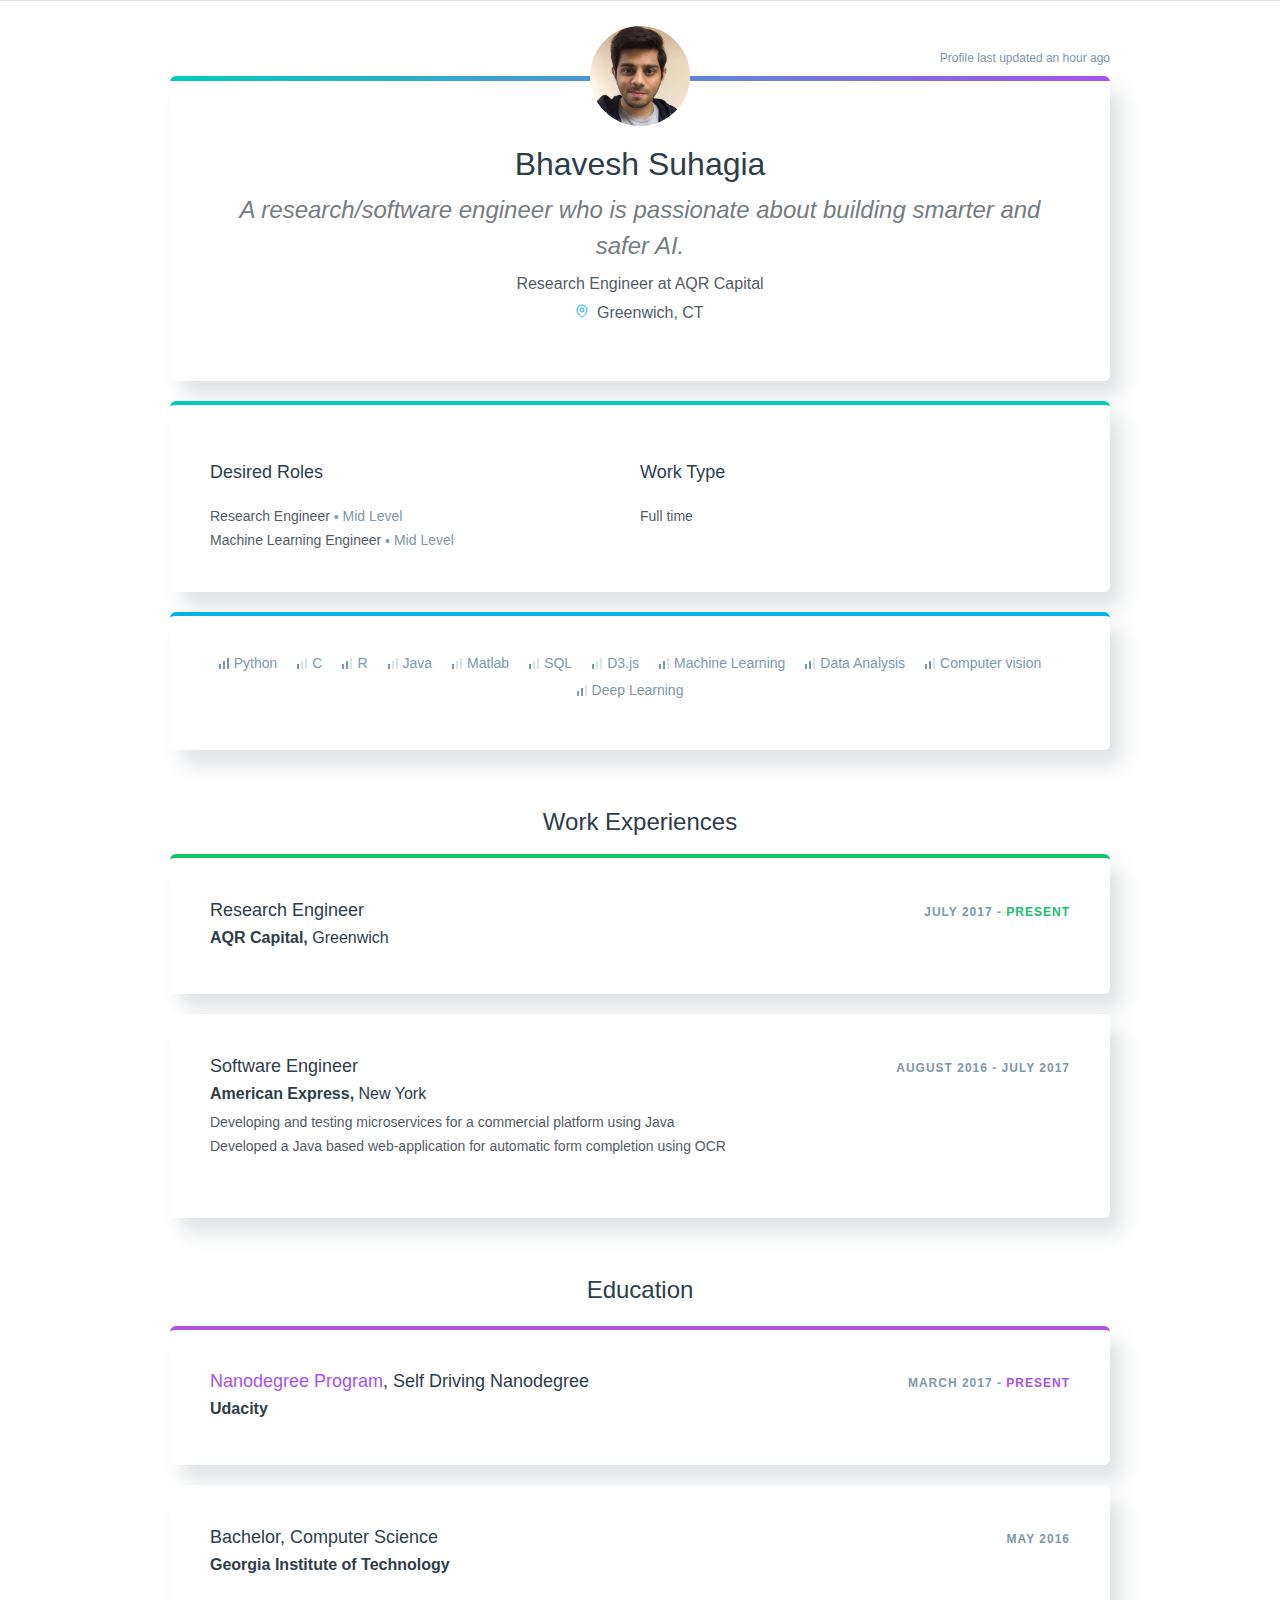
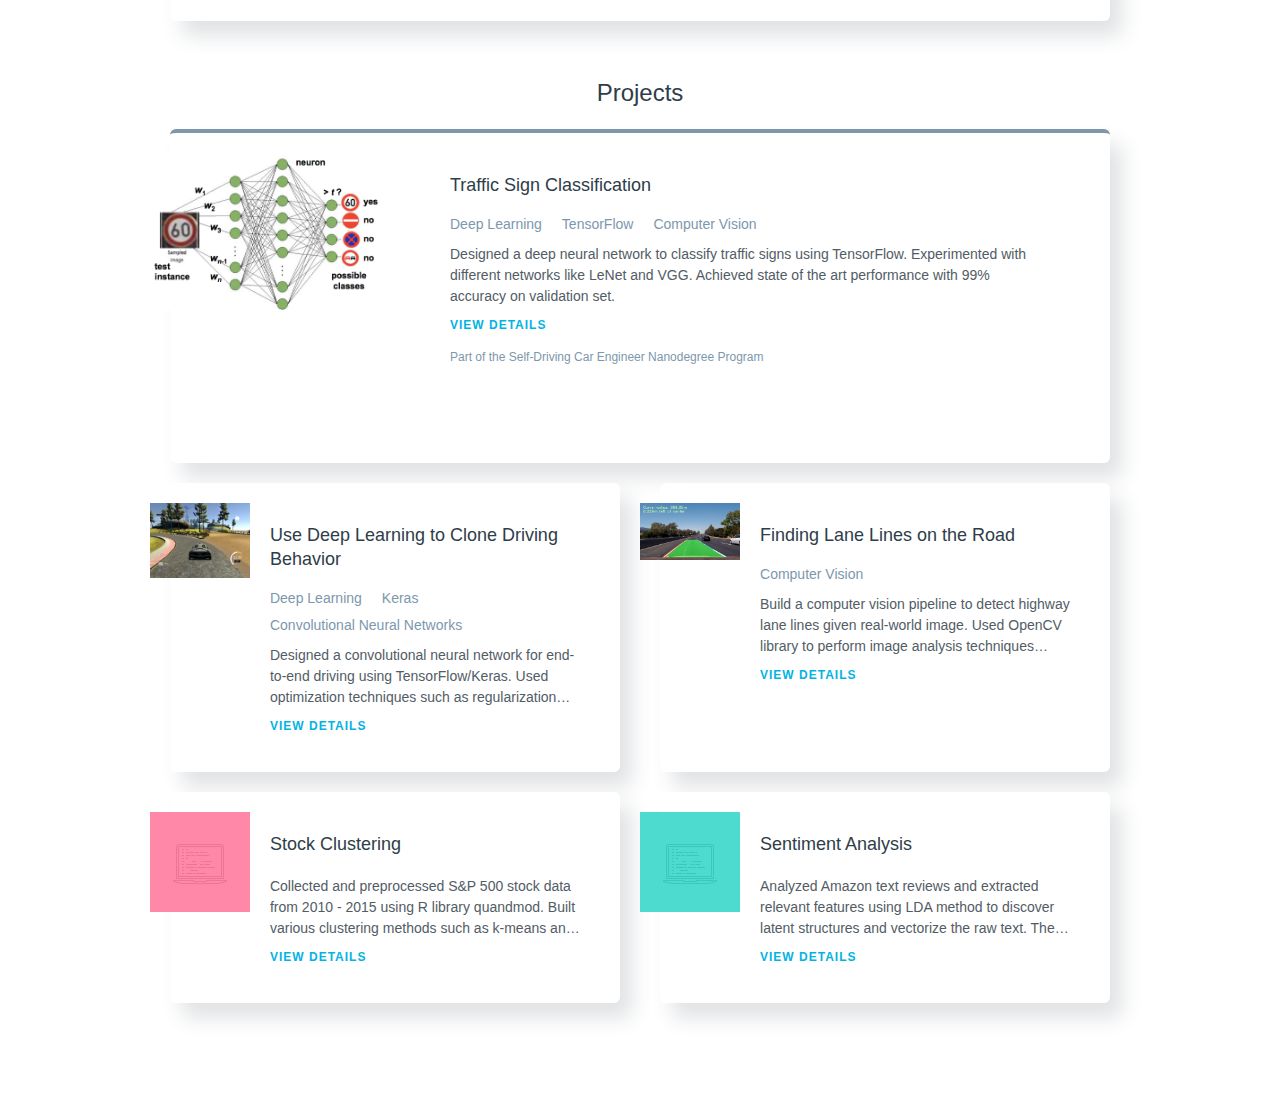
<file: index.html>
<!DOCTYPE html>
<html><head><meta http-equiv="Content-Type" content="text/html; charset=UTF-8"><meta name="viewport" content="width=device-width,initial-scale=1,maximum-scale=1,user-scalable=no"><link href="./index_files/css" rel="stylesheet"><title>Bhavesh Suhagia</title><script>!function(){var analytics=window.analytics=window.analytics||[];if(!analytics.initialize)if(analytics.invoked)window.console&&console.error&&console.error("Segment snippet included twice.");else{analytics.invoked=!0;analytics.methods=["trackSubmit","trackClick","trackLink","trackForm","pageview","identify","reset","group","track","ready","alias","page","once","off","on"];analytics.factory=function(t){return function(){var e=Array.prototype.slice.call(arguments);e.unshift(t);analytics.push(e);return analytics}};for(var t=0;t<analytics.methods.length;t++){var e=analytics.methods[t];analytics[e]=analytics.factory(e)}analytics.load=function(t){var e=document.createElement("script");e.type="text/javascript";e.async=!0;e.src=("https:"===document.location.protocol?"https://":"http://")+"cdn.segment.com/analytics.js/v1/"+t+"/analytics.min.js";var n=document.getElementsByTagName("script")[0];n.parentNode.insertBefore(e,n)};analytics.SNIPPET_VERSION="3.1.0";
    }}();</script><link href="./index_files/bundle.fc734.css" rel="stylesheet"><meta name="robots" content="noindex, follow" data-react-helmet="true"></head><body><div id="app"><div data-reactroot=""><!-- react-empty: 2 --><div><div class="header--header--1djHj"></div><div class="profile-container--profile-container--26Sou"><div><div><div class="toast--container--2TRXN"><span></span></div><div class="profile--profile--2C0O7"><div class="profile--contain--2jhh5 layout--contain--1ajpu"><div class="profile--updated--3_vVH"><!-- react-text: 16 -->Profile last updated<!-- /react-text --><!-- react-text: 17 --> <!-- /react-text --><!-- react-text: 18 -->an hour ago<!-- /react-text --></div></div><div class="user--user--Bep5v card--public-card--2WFzx card--card--39vhq card--_card--1s5yM card--_section_base--2wQ2Z card--_card_base--3HmP0 card--padded--1G2nA user--cardStyles--KcuxG"><div><img src="./index_files/3312918842-1c5d159b5a8583ceacee7baae5e4cbe5.jpeg" alt="Bhavesh Suhagia" class="user--photo--1q-7W icon--icon--2T2Xp icon--round--XOvh9"><h1 class="user--name--2r3hv">Bhavesh Suhagia</h1><div><span class="user--bio--1jGJT">A research/software engineer who is passionate about building smarter and safer AI.</span></div><div class="user--details--1in1Q"><span>Research Engineer at AQR Capital</span></div><div class="user--details--1in1Q user--last--3cxVQ"><span class="user--detail--2TElS"><img src="./index_files/icon-location-792a9.svg" alt="location marker" class="user--icon--M6jGY"><span>Greenwich, CT</span></span></div><div class="_linked-accounts--flex--MUZJ9"></div></div><noscript></noscript><noscript></noscript></div><div class="roles--roles--2NtJ5 card--public-card--2WFzx card--card--39vhq card--_card--1s5yM card--_section_base--2wQ2Z card--_card_base--3HmP0 card--padded--1G2nA roles--cardStyles--3LYaR layout--clearfix--3jpBl"><div class="roles--col--8ioSf"><h3 class="roles--header--2LbzR">desired roles</h3><ul><li><span class="roles--jobRole--25OY- text--description--1xNC_">Research Engineer</span><span><span class="roles--dot--24HRl"> • </span><span class="roles--jobLevel--1FVnC text--description--1xNC_"><!-- react-text: 43 -->Mid<!-- /react-text --><!-- react-text: 44 --> <!-- /react-text --><!-- react-text: 45 -->Level<!-- /react-text --></span></span></li><li><span class="roles--jobRole--25OY- text--description--1xNC_">Machine Learning Engineer</span><span><span class="roles--dot--24HRl"> • </span><span class="roles--jobLevel--1FVnC text--description--1xNC_"><!-- react-text: 51 -->Mid<!-- /react-text --><!-- react-text: 52 --> <!-- /react-text --><!-- react-text: 53 -->Level<!-- /react-text --></span></span></li></ul></div><div class="roles--col--8ioSf"><h3 class="roles--header--2LbzR">work type</h3><p class="roles--jobType--stihP text--description--1xNC_">Full time</p></div><noscript></noscript></div><div class="skills--skills--3UMzj card--public-card--2WFzx card--card--39vhq card--_card--1s5yM card--_section_base--2wQ2Z card--_card_base--3HmP0 card--padded--1G2nA skills--cardStyles--ia0VX"><div><div><div class="_skill--skill--PEJnS"><div class="_skill--bars--2bavQ"><div class="_skill--bar-1--1OGHZ"></div><div class="_skill--bar-2--sArKl"></div><div class="_skill--bar-3--yxj25"></div></div><span>Python</span></div><div class="_skill--skill--PEJnS"><div class="_skill--bars--2bavQ"><div class="_skill--bar-1--1OGHZ"></div><div class="_skill--bar-2--sArKl _skill--unshaded--2IrCV"></div><div class="_skill--bar-3--yxj25 _skill--unshaded--2IrCV"></div></div><span>C</span></div><div class="_skill--skill--PEJnS"><div class="_skill--bars--2bavQ"><div class="_skill--bar-1--1OGHZ"></div><div class="_skill--bar-2--sArKl"></div><div class="_skill--bar-3--yxj25 _skill--unshaded--2IrCV"></div></div><span>R</span></div><div class="_skill--skill--PEJnS"><div class="_skill--bars--2bavQ"><div class="_skill--bar-1--1OGHZ"></div><div class="_skill--bar-2--sArKl _skill--unshaded--2IrCV"></div><div class="_skill--bar-3--yxj25 _skill--unshaded--2IrCV"></div></div><span>Java</span></div><div class="_skill--skill--PEJnS"><div class="_skill--bars--2bavQ"><div class="_skill--bar-1--1OGHZ"></div><div class="_skill--bar-2--sArKl _skill--unshaded--2IrCV"></div><div class="_skill--bar-3--yxj25 _skill--unshaded--2IrCV"></div></div><span>Matlab</span></div><div class="_skill--skill--PEJnS"><div class="_skill--bars--2bavQ"><div class="_skill--bar-1--1OGHZ"></div><div class="_skill--bar-2--sArKl _skill--unshaded--2IrCV"></div><div class="_skill--bar-3--yxj25 _skill--unshaded--2IrCV"></div></div><span>SQL</span></div><div class="_skill--skill--PEJnS"><div class="_skill--bars--2bavQ"><div class="_skill--bar-1--1OGHZ"></div><div class="_skill--bar-2--sArKl _skill--unshaded--2IrCV"></div><div class="_skill--bar-3--yxj25 _skill--unshaded--2IrCV"></div></div><span>D3.js</span></div><div class="_skill--skill--PEJnS"><div class="_skill--bars--2bavQ"><div class="_skill--bar-1--1OGHZ"></div><div class="_skill--bar-2--sArKl"></div><div class="_skill--bar-3--yxj25 _skill--unshaded--2IrCV"></div></div><span>Machine Learning</span></div><div class="_skill--skill--PEJnS"><div class="_skill--bars--2bavQ"><div class="_skill--bar-1--1OGHZ"></div><div class="_skill--bar-2--sArKl"></div><div class="_skill--bar-3--yxj25 _skill--unshaded--2IrCV"></div></div><span>Data Analysis</span></div><div class="_skill--skill--PEJnS"><div class="_skill--bars--2bavQ"><div class="_skill--bar-1--1OGHZ"></div><div class="_skill--bar-2--sArKl"></div><div class="_skill--bar-3--yxj25 _skill--unshaded--2IrCV"></div></div><span>Computer vision</span></div><div class="_skill--skill--PEJnS"><div class="_skill--bars--2bavQ"><div class="_skill--bar-1--1OGHZ"></div><div class="_skill--bar-2--sArKl"></div><div class="_skill--bar-3--yxj25 _skill--unshaded--2IrCV"></div></div><span>Deep Learning</span></div></div></div><noscript></noscript></div><div class="works--section--3I7A7"><noscript></noscript><div class="works--container--2dkMt layout--contain--1ajpu"><h3 class="works--header--2pAtN text--header--J3NTI">work experiences</h3></div><div><noscript></noscript><div class="_work--work--3mEcu card--public-card--2WFzx card--card--39vhq card--_card--1s5yM card--_section_base--2wQ2Z card--_card_base--3HmP0 card--padded--1G2nA _work--cardStyles--3jFJG _work--first--XKeg2"><div class="_work--flex--VZLuu"><span class="_work--position--1ImeQ">Research Engineer</span><div class="_work--date--QQtxa text--smallCaps--24__2 text--small--2Mqto"><!-- react-text: 138 -->July 2017 - <!-- /react-text --><span class="_work--present--2OVwo">present</span></div></div><div class="_work--employment--1BYk3"><span class="_work--organization--3rgXT">AQR Capital,&nbsp;</span><span class="_work--location--2D0CM">Greenwich</span></div></div></div><div><noscript></noscript><div class="_work--work--3mEcu card--public-card--2WFzx card--card--39vhq card--_card--1s5yM card--_section_base--2wQ2Z card--_card_base--3HmP0 card--padded--1G2nA _work--cardStyles--3jFJG"><div class="_work--flex--VZLuu"><span class="_work--position--1ImeQ">Software Engineer</span><span class="_work--date--QQtxa text--smallCaps--24__2 text--small--2Mqto">August 2016 - July 2017</span></div><div class="_work--employment--1BYk3"><span class="_work--organization--3rgXT">American Express,&nbsp;</span><span class="_work--location--2D0CM">New York</span></div><div class="_work--description--2ehq8 text--description--1xNC_">Developing and testing microservices for a commercial platform using Java
Developed a Java based web-application for automatic form completion using OCR</div></div></div></div><div class="educations--section--cY-UO"><noscript></noscript><div class="educations--container--3i-YO layout--contain--1ajpu"><h3 class="educations--header--1wrNU text--header--J3NTI">education</h3></div><div><noscript></noscript><div class="index--education--cJJWv card--public-card--2WFzx card--card--39vhq card--_card--1s5yM card--_section_base--2wQ2Z card--_card_base--3HmP0 card--padded--1G2nA index--cardStyles--3Ijim index--first--Ozn_f"><div class="index--flex--dMX08"><div class="_degree--degree--3678x text--label--1NK8z"><span class="_degree--nanodegree--1qV5l">Nanodegree Program</span><span><!-- react-text: 164 -->, <!-- /react-text --><!-- react-text: 165 -->Self Driving Nanodegree<!-- /react-text --></span></div><div class="_date--date--30_mP text--smallCaps--24__2 text--small--2Mqto"><!-- react-text: 167 -->March 2017 - <!-- /react-text --><span class="_date--present--3s1bd">present</span></div></div><div class="index--school--LpoVo">Udacity</div><div class="index--description--29mn6 text--description--1xNC_"></div></div></div><div><noscript></noscript><div class="index--education--cJJWv card--public-card--2WFzx card--card--39vhq card--_card--1s5yM card--_section_base--2wQ2Z card--_card_base--3HmP0 card--padded--1G2nA index--cardStyles--3Ijim"><div class="index--flex--dMX08"><div class="_degree--degree--3678x text--label--1NK8z"><span>Bachelor, Computer Science</span></div><div class="_date--date--30_mP text--smallCaps--24__2 text--small--2Mqto">May 2016</div></div><div class="index--school--LpoVo">Georgia Institute of Technology</div><div class="index--description--29mn6 text--description--1xNC_"></div></div></div></div><div class="projects--section--3JkbV"><div class="projects--contain--206WG layout--contain--1ajpu layout--clearfix--3jpBl"><h3 class="projects--header--2jAsk text--header--J3NTI">projects</h3></div><div><noscript></noscript><div class="_project-featured--featured--P9b8Z card--card--39vhq card--_card--1s5yM card--_section_base--2wQ2Z card--_card_base--3HmP0 card--padded--1G2nA"><img alt="project screenshot" src="./index_files/3312918842-project-e5fe5416b67b64b273497f5cf199f22a.png" class="_project-featured--image--1qmoB"><div class="_project-featured--content--32Elx"><div class="_project-featured--title--3ukoS text--label--1NK8z">Traffic Sign Classification</div><div><div class="_skill--skill--PEJnS">Deep Learning</div><div class="_skill--skill--PEJnS">TensorFlow</div><div class="_skill--skill--PEJnS">Computer Vision</div></div><p class="_project-featured--description--1bzkM">Designed a deep neural network to classify traffic signs using TensorFlow. Experimented with different networks like LeNet and VGG. Achieved state of the art performance with 99% accuracy on validation set.</p><a href="" title="view details" class="_project-featured--details--372PW text--link--Zs8Go">view details</a><p class="_project-featured--nanodegree--3WeQs">Part of the Self-Driving Car Engineer Nanodegree Program</p></div></div></div><div class="projects--projects--3Jhku"><div class="projects--flex--39GHT"><div class="_project--card--G0kQt card--_card_base--3HmP0 card--padded--1G2nA"><noscript></noscript><div><img alt="project screenshot" src="./index_files/3312918842-project-526644a422115155231371182b772a12.jpeg" class="_project--image--3SK3k"><div class="_project--content--yFoXt"><div class="_project--title--3Jt3L text--label--1NK8z">Use Deep Learning to Clone Driving Behavior</div><div><div class="_skill--skill--PEJnS">Deep Learning</div><div class="_skill--skill--PEJnS">Keras</div><div class="_skill--skill--PEJnS">Convolutional Neural Networks</div></div><p class="_project--description--31-81">Designed a convolutional neural network for end-to-end driving using TensorFlow/Keras. Used optimization techniques such as regularization and augmentation techniques to generalize the network to drive on multiple tracks.</p><a href="" title="view details" class="_project--details--3asUP text--link--Zs8Go">view details</a></div></div></div><div class="_project--card--G0kQt card--_card_base--3HmP0 card--padded--1G2nA"><noscript></noscript><div><img alt="project screenshot" src="./index_files/3312918842-project-62eb1daaa396d1e923071dfda905d424.jpeg" class="_project--image--3SK3k"><div class="_project--content--yFoXt"><div class="_project--title--3Jt3L text--label--1NK8z">Finding Lane Lines on the Road</div><div><div class="_skill--skill--PEJnS">Computer Vision</div></div><p class="_project--description--31-81">Build a computer vision pipeline to detect highway lane lines given real-world image. Used OpenCV library to perform image analysis techniques including Hough Transforms and Canny edge detection to complete the task. The pipeline was then tested on a real-world video sequence</p><a href="" title="view details" class="_project--details--3asUP text--link--Zs8Go">view details</a></div></div></div><div class="_project--card--G0kQt card--_card_base--3HmP0 card--padded--1G2nA"><noscript></noscript><div><div class="_project--overlay--2FViS"></div><img alt="project screenshot" src="./index_files/project_thumbnail_100px-b2373.png" class="_project--image--3SK3k"><div class="_project--content--yFoXt"><div class="_project--title--3Jt3L text--label--1NK8z">Stock Clustering</div><div></div><p class="_project--description--31-81">Collected and preprocessed S&amp;P 500 stock data from 2010 - 2015 using R library quandmod. Built various clustering methods such as k-means and hierarchical methods to group stocks into different buckets which represented the volatility of the stock index.</p><a href="" title="view details" class="_project--details--3asUP text--link--Zs8Go">view details</a></div></div></div><div class="_project--card--G0kQt card--_card_base--3HmP0 card--padded--1G2nA"><noscript></noscript><div><div class="_project--overlay--2FViS"></div><img alt="project screenshot" src="./index_files/project_thumbnail_100px-b2373.png" class="_project--image--3SK3k"><div class="_project--content--yFoXt"><div class="_project--title--3Jt3L text--label--1NK8z">Sentiment Analysis</div><div></div><p class="_project--description--31-81">Analyzed Amazon text reviews and extracted relevant features using LDA method to discover latent structures and vectorize the raw text. These features were then used to build a sentiment classifier using Naive Bayes in Python. Finally, created a visualization dashboard to display results using Shiny (R).</p><a href="" title="view details" class="_project--details--3asUP text--link--Zs8Go">view details</a></div></div></div><div class="projects--placeholder--16fAE _project--card--G0kQt card--_card_base--3HmP0 card--padded--1G2nA text--placeholder--2ERiE"></div></div></div></div><noscript></noscript></div></div></div></div></div></div></div><script src="./index_files/manifest.fb7cf.js"></script><script src="./index_files/vendor.cad04.js"></script><script src="./index_files/app.fc734.js"></script><iframe src="./index_files/saved_resource.html" height="0" width="0" style="display: none;"></iframe><div class="ReactModalPortal"><div data-reactroot=""></div></div><div class="ReactModalPortal"><div data-reactroot=""></div></div><div class="ReactModalPortal"><div data-reactroot=""></div></div><div class="ReactModalPortal"><div data-reactroot=""></div></div><div class="ReactModalPortal"><div data-reactroot=""></div></div><div class="ReactModalPortal"><div data-reactroot=""></div></div><div class="ReactModalPortal"><div data-reactroot=""></div></div><div class="ReactModalPortal"><div data-reactroot=""></div></div><div class="ReactModalPortal"><div data-reactroot=""></div></div><div class="ReactModalPortal"><div data-reactroot=""></div></div><div class="ReactModalPortal"><div data-reactroot=""></div></div><div class="ReactModalPortal"><div data-reactroot=""></div></div><div class="ReactModalPortal"><div data-reactroot=""></div></div><div class="ReactModalPortal"><div data-reactroot=""></div></div><div class="ReactModalPortal"><div data-reactroot=""></div></div><div class="ReactModalPortal"><div data-reactroot=""></div></div></body></html>
</file>
<file: index_files/bundle.fc734.css>
/* http://meyerweb.com/eric/tools/css/reset/
   v2.0 | 20110126
   License: none (public domain)
*/
html, body, div, span, applet, object, iframe,
h1, h2, h3, h4, h5, h6, p, blockquote, pre,
a, abbr, acronym, address, big, cite, code,
del, dfn, em, img, ins, kbd, q, s, samp,
small, strike, strong, sub, sup, tt, var,
b, u, i, center,
dl, dt, dd, ol, ul, li,
fieldset, form, label, legend,
table, caption, tbody, tfoot, thead, tr, th, td,
article, aside, canvas, details, embed,
figure, figcaption, footer, header, hgroup,
menu, nav, output, ruby, section, summary,
time, mark, audio, video {
  margin: 0;
  padding: 0;
  border: 0;
  font-size: 100%;
  font: inherit;
  vertical-align: baseline; }

/* HTML5 display-role reset for older browsers */
article, aside, details, figcaption, figure,
footer, header, hgroup, menu, nav, section {
  display: block; }

body {
  line-height: 1; }

ol, ul {
  list-style: none; }

blockquote, q {
  quotes: none; }

blockquote:before, blockquote:after,
q:before, q:after {
  content: '';
  content: none; }

table {
  border-collapse: collapse;
  border-spacing: 0; }

html, body {
  color: #525c65;
  font-size: 14px;
  font-family: 'Open Sans', sans-serif;
  -webkit-font-smoothing: antialiased; }

a {
  color: #02b3e4;
  text-decoration: none;
  font-weight: 600; }
  a:hover {
    color: #2e3d49; }
  a.link {
    text-transform: uppercase;
    letter-spacing: 1px; }

a.unstyled {
  color: inherit;
  font-weight: inherit;
  text-decoration: none; }
  a.unstyled:hover, a.unstyled:focus {
    text-decoration: none; }

h1, .h1 {
  color: #2e3d49;
  font-size: 24px;
  font-weight: normal; }

h2, .h2 {
  color: #2e3d49;
  font-size: 18px;
  font-weight: 600; }

h3, .h3 {
  color: #2e3d49;
  font-size: 18px;
  font-weight: normal; }

h4, .h4 {
  color: #2e3d49;
  font-size: 16px;
  font-weight: 600; }

h1, h2, h3, h4 {
  margin-top: 15px; }

.label {
  color: #7d97ad;
  text-transform: uppercase;
  letter-spacing: 1px;
  font-size: 12px;
  font-weight: 600; }

code,
pre {
  font-family: 'Lucida Console', Monaco, Courier, monospace; }
/* drop shadows */
/* shadows */
/* layout */
.header--header--1djHj {
  border-bottom: 0.07143rem solid #dbe2e8; }

.header--contain--Mv0vl {
  max-width: 91.42857rem;
  height: 6.85714rem;
  position: relative; }

.header--homepage--7meWY {
  height: 2.14286rem;
  position: absolute;
  top: 50%;
  left: 4.28571rem;
  transform: translateY(-50%);
  width: 12.85714rem; }
  @media only screen and (max-width: 768px) {
    .header--homepage--7meWY {
      left: 1.42857rem; } }
.student-main--container--1h3aX {
  flex-grow: 1;
  display: flex;
  flex-direction: column;
  overflow: hidden;
  color: #525c65;
  position: relative;
  background-color: white; }

.student-main--center--Z57V6 {
  flex-grow: 1;
  width: 100%;
  min-height: 100%;
  display: flex;
  align-items: center;
  justify-content: center; }

.student-main--wrapper--3grLz {
  flex-grow: 1;
  display: flex;
  flex-direction: column;
  overflow: hidden; }
@keyframes loading--spinContainer--340QD {
  0% {
    transform: rotate(0deg); }
  50% {
    transform: rotate(540deg); }
  100% {
    transform: rotate(1080deg); } }

@keyframes loading--spinProgress--3_4Ic {
  0% {
    transform: rotate(0deg); }
  25% {
    transform: rotate(180deg); }
  50% {
    transform: rotate(0deg); }
  75% {
    transform: rotate(180deg); }
  100% {
    transform: rotate(0deg); } }

.loading--loading--3kD3F {
  text-align: left;
  display: block;
  height: 2.4em;
  position: relative;
  width: 2.4em; }

.loading--loading--3kD3F strong {
  border: 3px solid #dbe2e8;
  border-radius: 50%;
  box-sizing: border-box;
  display: block;
  height: 100%;
  overflow: hidden;
  position: absolute;
  text-indent: -999em;
  width: 100%; }

.loading--loading--3kD3F span {
  animation: loading--spinContainer--340QD 3s linear infinite;
  clip: rect(0, 2.5em, 2.5em, 1.25em);
  display: block;
  height: 100%;
  position: absolute;
  transform: rotate(0deg);
  width: 100%; }

.loading--loading--3kD3F span i {
  animation: loading--spinProgress--3_4Ic 3s ease-in infinite;
  border: 3px solid #02b3e4;
  border-radius: 50%;
  box-sizing: border-box;
  clip: rect(0, 1.25em, 2.5em, 0);
  display: block;
  height: 100%;
  overflow: hidden;
  position: absolute;
  text-indent: -999em;
  transform: rotate(0deg);
  width: 100%; }
.loading-wrapper--container-loading--NkoX9 {
  height: 100%;
  position: relative;
  width: 100%; }
  .loading-wrapper--container-loading--NkoX9:before {
    background-color: white;
    bottom: 0;
    content: '';
    left: 0;
    opacity: 0.95;
    position: absolute;
    right: 0;
    top: 0;
    z-index: 10000; }
  .loading-wrapper--container-loading--NkoX9 .loading-wrapper--loading--1P_ju {
    left: 50%;
    position: absolute;
    top: 50%;
    transform: translate(-50%, -50%);
    z-index: 10001; }

.loading-wrapper--container--1tne4 {
  position: relative; }
.dot-loading--container--2PsPZ {
  display: inline-block;
  font-size: 8px;
  line-height: 1; }
  .dot-loading--container--2PsPZ span, .dot-loading--container--2PsPZ:before, .dot-loading--container--2PsPZ:after {
    animation: dot-loading--dots--3Ls39 1.2s linear infinite;
    border-radius: 100%;
    box-shadow: inset 0 0 1px rgba(0, 0, 0, 0.3);
    display: inline-block;
    height: 1em;
    margin-left: 2px;
    overflow: hidden;
    text-indent: -999em;
    vertical-align: top;
    width: 1em; }
  .dot-loading--container--2PsPZ:before, .dot-loading--container--2PsPZ:after {
    content: ''; }
  .dot-loading--container--2PsPZ:before {
    margin-left: 0; }
  .dot-loading--container--2PsPZ span {
    animation-delay: 0.3s; }
  .dot-loading--container--2PsPZ:after {
    animation-delay: 0.6s; }

@keyframes dot-loading--dots--3Ls39 {
  0% {
    background: transparent; }
  50% {
    background: #02ccba; } }
.ureact-button--_btn--2nt_i {
  -webkit-font-smoothing: antialiased;
  box-sizing: border-box;
  font-family: 'Open Sans', sans-serif;
  display: inline-block;
  border: none;
  font-size: 12px;
  letter-spacing: 1px;
  font-weight: 600;
  text-transform: uppercase;
  border-radius: 4px;
  cursor: pointer;
  text-align: center;
  white-space: nowrap;
  overflow: hidden;
  text-overflow: ellipsis;
  max-width: 100%; }
  .ureact-button--_btn--2nt_i[disabled] {
    background: #dbe2e8 !important;
    color: #fff;
    border: none; }
  .ureact-button--_btn--2nt_i:focus {
    outline: none; }

.ureact-button--primary--2Z4W9 {
  background: #02b3e4;
  color: #fff; }
  .ureact-button--primary--2Z4W9:hover:not(:disabled) {
    background: #148bb1; }

.ureact-button--default--2nPk3 {
  background: #7d97ad;
  color: #fff; }

.ureact-button--secondary--2oU3S {
  color: #2e3d49;
  background: #fff;
  border: 1px solid #02b3e4; }
  .ureact-button--secondary--2oU3S:hover:not(:disabled) {
    color: #02b3e4; }

.ureact-button--large--wgQuk {
  height: 50px;
  padding: 0 30px; }

.ureact-button--normal--1kWMU {
  height: 44px;
  padding: 0 25px; }

.ureact-button--small--oTR02 {
  height: 32px;
  padding: 0 20px; }
.chat-screen-entry--center--2MqTu {
  flex-grow: 1;
  height: 100%;
  width: 100%;
  display: flex;
  align-items: center;
  justify-content: center; }
._chat-screen--wrapper--2GySe {
  flex-grow: 1;
  display: flex;
  flex-direction: column;
  overflow: hidden; }

._chat-screen--header--1uXSX {
  width: 100%;
  display: flex;
  flex-direction: column;
  flex-shrink: 0; }

._chat-screen--body--1bLRT {
  flex-grow: 1;
  display: flex;
  flex-direction: column;
  overflow: hidden; }

._chat-screen--action--2Z6QT {
  position: absolute;
  top: 0;
  width: 100%;
  transform: translate(0, -100%); }

._chat-screen--end--3njc2 {
  border-top: 1px solid #dbe2e8;
  margin-top: auto;
  flex-shrink: 0;
  position: relative; }
.send-input--guru-sidebar-send--9h-ke {
  position: relative;
  font-size: 14px;
  display: flex;
  flex-direction: row;
  align-items: stretch; }

.send-input--form--25WLV {
  flex-grow: 1; }
  .send-input--form--25WLV textarea {
    flex-grow: 1;
    border: none;
    font-size: 14px;
    resize: none;
    height: 0px;
    max-height: 200px;
    box-sizing: border-box;
    width: 100%;
    padding: 12px 18px; }
  .send-input--form--25WLV textarea:focus {
    outline: none !important;
    box-shadow: none; }

.send-input--actions--16f19 {
  padding: 0 10px;
  display: flex;
  align-items: center;
  justify-content: center; }

.send-input--action-icon--2R0CC {
  height: 20px;
  width: 20px;
  background-size: contain;
  background-position: center;
  background-repeat: no-repeat;
  opacity: 1;
  transition: opacity .5s; }

.send-input--action-icon--2R0CC:hover {
  cursor: pointer;
  opacity: 0.7;
  transition: opacity .5s; }
.guru-bio-header--container--3cjb3 {
  position: relative;
  background-color: white;
  border-bottom: solid 1px #dbe2e8;
  font-size: 14px; }
  .guru-bio-header--container--3cjb3 .guru-bio-header--header--Q5gl6 {
    padding: 10px 20px;
    display: flex;
    flex-direction: row;
    transition: opacity .2s;
    align-items: center; }
    .guru-bio-header--container--3cjb3 .guru-bio-header--header--Q5gl6:hover {
      cursor: pointer;
      opacity: .7;
      transition: opacity .2s; }
    .guru-bio-header--container--3cjb3 .guru-bio-header--header--Q5gl6 .guru-bio-header--name--O3VTj {
      font-weight: 600; }
    .guru-bio-header--container--3cjb3 .guru-bio-header--header--Q5gl6 .guru-bio-header--icon--1bhdi {
      margin-left: auto;
      height: 15px;
      width: 15px;
      background-size: contain; }
  .guru-bio-header--container--3cjb3 .guru-bio-header--body--2VScd {
    display: none; }

.guru-bio-header--container--3cjb3.guru-bio-header--expanded--3nRsv .guru-bio-header--body--2VScd {
  position: absolute;
  display: flex;
  flex-direction: column;
  width: 100%;
  padding: 20px;
  padding-top: 20px;
  background: white;
  color: black;
  z-index: 100;
  border-bottom: solid 1px #dbe2e8; }
  .guru-bio-header--container--3cjb3.guru-bio-header--expanded--3nRsv .guru-bio-header--body--2VScd .guru-bio-header--from--3gFZP {
    font-weight: 600; }
.messages-list--guru-messages-list--1iGac {
  flex-grow: 1;
  overflow: auto;
  padding: 10px;
  font-size: 14px;
  line-height: 22px;
  background: #fafbfc; }
.single-message--guru-single-message--3AZez {
  display: flex;
  flex-direction: row;
  margin-bottom: 10px;
  text-align: left; }
  .single-message--guru-single-message--3AZez a {
    color: inherit;
    text-decoration: underline; }
  .single-message--guru-single-message--3AZez:last-child {
    margin-bottom: 0; }

.single-message--me--2nEYV {
  justify-content: flex-end; }
  .single-message--me--2nEYV .single-message--message--1uhw8 {
    align-items: flex-end; }
  .single-message--me--2nEYV .single-message--message--1uhw8.single-message--align-avatar--23-Ip {
    padding-left: 0; }
  .single-message--me--2nEYV .single-message--avatar--1B_EA {
    order: 2;
    margin-left: 20px;
    margin-right: 0; }
  .single-message--me--2nEYV .single-message--text--1LK1D {
    background: #02b3e4;
    color: white; }
  .single-message--me--2nEYV .single-message--arrow--TUqI8 {
    position: relative; }
  .single-message--me--2nEYV .single-message--arrow--TUqI8:after {
    content: " ";
    position: absolute;
    left: 100%;
    top: 10px;
    border-left: 5px solid #02b3e4;
    border-top: 5px solid transparent;
    border-bottom: 5px solid transparent; }

.single-message--message--1uhw8 {
  display: flex;
  flex-direction: column; }

.single-message--message--1uhw8.single-message--align-avatar--23-Ip {
  padding-left: 55px; }

.single-message--avatar--1B_EA {
  flex-shrink: 0;
  margin-right: 20px; }

.single-message--text--1LK1D {
  padding: 10px 20px;
  border-radius: 4px;
  background: #dbe2e8;
  word-break: break-word; }
  .single-message--text--1LK1D img {
    width: 100%; }

.single-message--arrow--TUqI8 {
  position: relative; }

.single-message--arrow--TUqI8:after {
  content: " ";
  position: absolute;
  right: 100%;
  top: 10px;
  border-right: 5px solid #fafbfc;
  border-top: 5px solid transparent;
  border-bottom: 5px solid transparent; }

.single-message--time--1BN-B {
  color: #bcc9d4;
  font-size: 10px;
  padding-top: 0px; }

.single-message--image-overlay--1pIn1 {
  display: flex;
  flex-direction: column;
  justify-content: center;
  align-items: center; }
  .single-message--image-overlay--1pIn1 .single-message--image-text--1RC2h {
    font-weight: 600;
    color: #525c65; }
/*
Highlight.js
github.com style (c) Vasily Polovnyov <vast@whiteants.net>

*/
.ureact-markdown .hljs {
  display: block;
  overflow-x: auto;
  padding: 0.5em;
  color: #333;
  background: #f8f8f8;
  -webkit-text-size-adjust: none; }

.ureact-markdown .hljs-comment,
.ureact-markdown .diff .hljs-header {
  color: #998;
  font-style: italic; }

.ureact-markdown .hljs-keyword,
.ureact-markdown .css .rule .hljs-keyword,
.ureact-markdown .hljs-winutils,
.ureact-markdown .nginx .hljs-title,
.ureact-markdown .hljs-subst,
.ureact-markdown .hljs-request,
.ureact-markdown .hljs-status {
  color: #333;
  font-weight: bold; }

.ureact-markdown .hljs-number,
.ureact-markdown .hljs-hexcolor,
.ureact-markdown .ruby .hljs-constant {
  color: #008080; }

.ureact-markdown .hljs-string,
.ureact-markdown .hljs-tag .hljs-value,
.ureact-markdown .hljs-doctag,
.ureact-markdown .tex .hljs-formula {
  color: #d14; }

.ureact-markdown .hljs-title,
.ureact-markdown .hljs-id,
.ureact-markdown .scss .hljs-preprocessor {
  color: #900;
  font-weight: bold; }

.ureact-markdown .hljs-list .hljs-keyword,
.ureact-markdown .hljs-subst {
  font-weight: normal; }

.ureact-markdown .hljs-class .hljs-title,
.ureact-markdown .hljs-type,
.ureact-markdown .vhdl .hljs-literal,
.ureact-markdown .tex .hljs-command {
  color: #458;
  font-weight: bold; }

.ureact-markdown .hljs-tag,
.ureact-markdown .hljs-tag .hljs-title,
.ureact-markdown .hljs-rule .hljs-property,
.ureact-markdown .django .hljs-tag .hljs-keyword {
  color: #000080;
  font-weight: normal; }

.ureact-markdown .hljs-attribute,
.ureact-markdown .hljs-variable,
.ureact-markdown .lisp .hljs-body,
.ureact-markdown .hljs-name {
  color: #008080; }

.ureact-markdown .hljs-regexp {
  color: #009926; }

.ureact-markdown .hljs-symbol,
.ureact-markdown .ruby .hljs-symbol .hljs-string,
.ureact-markdown .lisp .hljs-keyword,
.ureact-markdown .clojure .hljs-keyword,
.ureact-markdown .scheme .hljs-keyword,
.ureact-markdown .tex .hljs-special,
.ureact-markdown .hljs-prompt {
  color: #990073; }

.ureact-markdown .hljs-built_in {
  color: #0086b3; }

.ureact-markdown .hljs-preprocessor,
.ureact-markdown .hljs-pragma,
.ureact-markdown .hljs-pi,
.ureact-markdown .hljs-doctype,
.ureact-markdown .hljs-shebang,
.ureact-markdown .hljs-cdata {
  color: #999;
  font-weight: bold; }

.ureact-markdown .hljs-deletion {
  background: #fdd; }

.ureact-markdown .hljs-addition {
  background: #dfd; }

.ureact-markdown .diff .hljs-change {
  background: #0086b3; }

.ureact-markdown .hljs-chunk {
  color: #aaa; }
.ureact-markdown--markdown--3IhZa {
  line-height: 1.7; }
  .ureact-markdown--markdown--3IhZa h1, .ureact-markdown--markdown--3IhZa h2, .ureact-markdown--markdown--3IhZa h3, .ureact-markdown--markdown--3IhZa h4, .ureact-markdown--markdown--3IhZa h5 {
    margin-bottom: 5px; }
  .ureact-markdown--markdown--3IhZa h1 {
    font-size: 24px;
    font-weight: 600;
    margin-top: 40px; }
  .ureact-markdown--markdown--3IhZa h2 {
    color: #2e3d49;
    font-size: 20px;
    font-weight: 600;
    margin-top: 36px; }
  .ureact-markdown--markdown--3IhZa h3 {
    font-size: 18px;
    font-weight: 600;
    margin-top: 28px; }
  .ureact-markdown--markdown--3IhZa h4 {
    font-size: 16px;
    font-weight: 600;
    margin-top: 24px; }
  .ureact-markdown--markdown--3IhZa h5 {
    font-size: 14px;
    font-weight: 600; }
  .ureact-markdown--markdown--3IhZa img {
    max-width: 100%;
    max-height: 100%; }
  .ureact-markdown--markdown--3IhZa ul,
  .ureact-markdown--markdown--3IhZa ol {
    padding-left: 40px;
    margin-bottom: 15px; }
  .ureact-markdown--markdown--3IhZa ul {
    list-style-type: disc; }
    .ureact-markdown--markdown--3IhZa ul li {
      list-style-type: disc;
      line-height: 1.7; }
  .ureact-markdown--markdown--3IhZa ol {
    list-style-type: decimal; }
    .ureact-markdown--markdown--3IhZa ol li {
      list-style-type: decimal;
      line-height: 1.7; }
  .ureact-markdown--markdown--3IhZa pre {
    margin: 20px 0;
    border: 0;
    background-color: #fafbfc;
    padding: 20px; }
  .ureact-markdown--markdown--3IhZa table {
    width: auto; }
    .ureact-markdown--markdown--3IhZa table th,
    .ureact-markdown--markdown--3IhZa table td {
      padding: 8px 16px; }
  .ureact-markdown--markdown--3IhZa blockquote {
    margin: 20px 0;
    padding: 10px 20px;
    border-left: 5px solid #dbe2e8; }
  .ureact-markdown--markdown--3IhZa em {
    font-style: italic; }
  .ureact-markdown--markdown--3IhZa strong {
    font-weight: bold; }
  .ureact-markdown--markdown--3IhZa p {
    margin-bottom: 15px;
    line-height: 1.7; }
    .ureact-markdown--markdown--3IhZa p:last-child {
      margin-bottom: 0; }
  .ureact-markdown--markdown--3IhZa a:hover {
    text-decoration: underline; }
  .ureact-markdown--markdown--3IhZa code {
    color: #c7254e;
    background-color: #f9f2f4;
    border-radius: 4px; }
.avatar--inner--CPCAo {
  background-repeat: no-repeat;
  border-radius: 50%;
  background-size: cover;
  background-position: center; }
.image--image--3vf6J {
  background-size: contain;
  background-position: center;
  background-repeat: no-repeat; }

.image--highlight--2fNN0 {
  filter: brightness(0) invert(1); }
.overlay-image--overlay-image--2gb3S {
  position: relative;
  display: flex;
  flex-direction: column; }
  .overlay-image--overlay-image--2gb3S .overlay-image--overlay--30PJI {
    display: none; }

.overlay-image--overlay-image--2gb3S:hover .overlay-image--overlay--30PJI {
  display: flex; }

.overlay-image--overlay--30PJI {
  cursor: pointer;
  position: absolute;
  width: 100%;
  height: 100%;
  justify-content: center;
  align-items: center;
  background: rgba(255, 255, 255, 0.7); }
.datebreak--datebreak--4AtA4 {
  display: flex;
  flex-direction: row;
  color: #bcc9d4;
  align-items: center; }

.datebreak--date--3Ge1d {
  font-size: 12px;
  letter-spacing: 1px;
  font-weight: 500;
  text-transform: uppercase;
  padding: 10px;
  padding-left: 0; }

.datebreak--line-wrapper--10_yL {
  flex-grow: 1; }
  .datebreak--line-wrapper--10_yL .datebreak--line--2DXcR {
    height: 1px;
    background: #dbe2e8;
    width: 100%; }
.upload-photo--upload-photo--1LOXC {
  padding: 20px;
  border-top: 1px solid #dbe2e8;
  background: white; }

.upload-photo--menubar--119JG {
  display: flex;
  flex-direction: row;
  justify-content: flex-end; }
  .upload-photo--menubar--119JG .upload-photo--item--2AdY7 {
    opacity: 1;
    transition: opacity .5s; }
  .upload-photo--menubar--119JG .upload-photo--item--2AdY7:hover {
    cursor: pointer;
    opacity: .7;
    transition: opacity .5s; }

.upload-photo--header--3nE9l {
  text-align: center;
  font-weight: 600;
  color: #bcc9d4;
  margin-bottom: 10px; }

.upload-photo--upload--3S35S {
  height: 150px;
  display: flex;
  flex-direction: column; }

.upload-photo--uploading--2S-U- {
  border: none !important; }
.progressbar--progressbar--5ncsS {
  display: flex;
  flex-direction: row;
  justify-content: center;
  align-items: center; }

.progressbar--bar--1JKK2 {
  flex-grow: 1;
  height: 5px;
  background-color: #dbe2e8; }
  .progressbar--bar--1JKK2 .progressbar--filled--2zadW {
    background-color: #02ccba;
    height: 5px;
    transition: width .2s; }

.progressbar--text--4bHBT {
  margin-left: 5px; }
.image--image--3HFK9 {
  background-size: contain;
  background-position: center;
  background-repeat: no-repeat; }

.image--highlight--27WPX {
  filter: brightness(0) invert(1); }
.dropfile--dropfile--3juQJ {
  flex: 1;
  display: flex;
  flex-direction: column;
  border-width: 1px;
  border-style: dashed;
  border-color: #555;
  box-sizing: border-box;
  transition: all 0.3s; }
  .dropfile--dropfile--3juQJ:hover {
    cursor: pointer; }

.dropfile--placeholder--1K7dC {
  flex: 1;
  display: flex;
  flex-direction: column;
  justify-content: center;
  align-items: center;
  opacity: 1;
  transition: all 0.3s; }

.dropfile--dragging--2KQ_M {
  border-color: #02b3e4;
  transition: all 0.3s; }
  .dropfile--dragging--2KQ_M .dropfile--placeholder--1K7dC {
    opacity: 0.4;
    transition: all 0.3s; }

.dropfile--uploading--3_olU {
  flex-grow: 1;
  display: flex;
  flex-direction: column;
  justify-content: center;
  align-items: center; }
  .dropfile--uploading--3_olU .dropfile--header--1v4u7 {
    font-weight: 600;
    color: #2e3d49;
    padding: 5px; }
  .dropfile--uploading--3_olU .dropfile--preview--eV7NW {
    width: 100px;
    height: 60px;
    padding: 5px; }
  .dropfile--uploading--3_olU .dropfile--progressbar--1BWg_ {
    padding: 5px;
    width: 100px; }
    .dropfile--uploading--3_olU .dropfile--progressbar--1BWg_ .dropfile--text--3Re6a {
      color: #525c65; }

.dropfile--error--nuf9- {
  margin-bottom: 10px;
  color: red; }
.checkin--checkin--3yaPK {
  width: 100%;
  height: 100%;
  flex-grow: 1;
  display: flex;
  flex-direction: column; }
.checkin-intro--container--2uHCe {
  flex-grow: 1;
  display: flex;
  flex-direction: column;
  justify-content: center;
  align-items: center;
  padding: 20px;
  overflow: auto;
  min-height: 0; }

.checkin-intro--body--1m7dq {
  flex-grow: 1;
  display: flex;
  flex-direction: column;
  justify-content: center;
  align-items: center;
  overflow: auto; }
  .checkin-intro--body--1m7dq .checkin-intro--header--2Ux7C {
    margin: 10px 0;
    font-weight: 500;
    font-size: 20px;
    text-transform: capitalize; }
  .checkin-intro--body--1m7dq .checkin-intro--text--2Ws_s {
    margin: 10px 0;
    line-height: 1.6;
    text-align: center; }

.checkin-intro--bottom--3TxZr {
  margin-top: auto;
  display: flex;
  flex-direction: row;
  width: 100%; }

.checkin-intro--button--3rKtY {
  width: 100%; }

.checkin-intro--textbox--1GbIJ {
  margin: 10px 0;
  outline: none;
  resize: none;
  border: 1px solid #dbe2e8;
  padding: 17.5px;
  max-height: 190px;
  height: 15vh;
  box-sizing: border-box;
  width: 100%;
  line-height: 1.4; }

.checkin-intro--icon--3sQhP {
  width: 100px;
  height: 100px;
  background-size: contain;
  background-repeat: no-repeat;
  background-position: center;
  background-image: url(/images/icon calendar-119b2.svg);
  margin-bottom: 20px; }
.checkin-feedback--container--1t9hs {
  flex-grow: 1;
  display: flex;
  flex-direction: column;
  justify-content: center;
  align-items: center;
  padding: 20px;
  overflow: auto;
  min-height: 0; }

.checkin-feedback--body--L_YOA {
  flex-grow: 1;
  display: flex;
  flex-direction: column;
  justify-content: center;
  align-items: center;
  overflow: auto; }
  .checkin-feedback--body--L_YOA .checkin-feedback--header--1JTCR {
    margin: 10px 0;
    font-weight: 500;
    font-size: 20px;
    text-transform: capitalize; }
  .checkin-feedback--body--L_YOA .checkin-feedback--text--367t5 {
    margin: 10px 0;
    line-height: 1.6;
    text-align: center; }

.checkin-feedback--bottom--2xIbd {
  margin-top: auto;
  display: flex;
  flex-direction: row;
  width: 100%; }

.checkin-feedback--button--1OjYp {
  width: 100%; }

.checkin-feedback--textbox--2hSC9 {
  margin: 10px 0;
  outline: none;
  resize: none;
  border: 1px solid #dbe2e8;
  padding: 17.5px;
  max-height: 190px;
  height: 15vh;
  box-sizing: border-box;
  width: 100%;
  line-height: 1.4; }

.checkin-feedback--stars--2pQ7- {
  margin: 10px 0;
  height: 3em; }

.checkin-feedback--rating-prompt--3_CRY {
  color: #bcc9d4;
  text-align: center;
  margin-top: 0.4em; }
.stars--star--1AY6f {
  padding-right: 10px;
  cursor: pointer;
  display: inline-block; }

.stars--rated--1csQJ {
  fill: #ecc81a; }

.stars--unrated--2n4hR {
  fill: #dbe2e8; }
.checkin-questions--container--1qTY6 {
  flex-grow: 1;
  display: flex;
  flex-direction: column;
  justify-content: center;
  align-items: center;
  padding: 20px;
  overflow: auto;
  min-height: 0; }

.checkin-questions--body--25zFc {
  flex-grow: 1;
  display: flex;
  flex-direction: column;
  justify-content: center;
  align-items: center;
  overflow: auto; }
  .checkin-questions--body--25zFc .checkin-questions--header--bDDkg {
    margin: 10px 0;
    font-weight: 500;
    font-size: 20px;
    text-transform: capitalize; }
  .checkin-questions--body--25zFc .checkin-questions--text--2kr09 {
    margin: 10px 0;
    line-height: 1.6;
    text-align: center; }

.checkin-questions--bottom--IZU3- {
  margin-top: auto;
  display: flex;
  flex-direction: row;
  width: 100%; }

.checkin-questions--button--2np4U {
  width: 100%; }

.checkin-questions--textbox--27mCJ {
  margin: 10px 0;
  outline: none;
  resize: none;
  border: 1px solid #dbe2e8;
  padding: 17.5px;
  max-height: 190px;
  height: 15vh;
  box-sizing: border-box;
  width: 100%;
  line-height: 1.4; }
.onboarding--onboarding--2uKnN {
  width: 100%;
  height: 100%;
  flex-grow: 1;
  display: flex;
  flex-direction: column;
  overflow: auto;
  min-height: 0; }
.intro--intro--2PG_B {
  flex-grow: 1;
  display: flex;
  flex-direction: column;
  justify-content: center;
  align-items: center;
  padding: 20px; }

.intro--icon-mentors--sMiiK {
  background-image: url(/images/group-2-32758.svg);
  height: 80px;
  width: 110px;
  background-size: contain;
  background-repeat: no-repeat;
  background-position: center; }

.intro--body--EGrJT {
  flex-grow: 1;
  display: flex;
  flex-direction: column;
  justify-content: center;
  align-items: center;
  overflow: auto; }
  .intro--body--EGrJT .intro--header--2NpAR {
    margin: 10px 0;
    font-weight: 500;
    font-size: 20px; }
  .intro--body--EGrJT .intro--text--3pQGT {
    margin: 10px 0;
    line-height: 1.6;
    text-align: center; }

.intro--bottom--2bWxL {
  margin-top: auto;
  display: flex;
  flex-direction: row;
  width: 100%; }
  .intro--bottom--2bWxL .intro--next--mRury {
    cursor: pointer;
    margin-left: auto;
    text-transform: uppercase;
    font-weight: 600;
    color: #02b3e4; }
.meet-mentor--meet-mentor--3Hsxe {
  flex-grow: 1;
  display: flex;
  flex-direction: column;
  justify-content: center;
  align-items: center;
  padding: 20px; }

.meet-mentor--body--3if81 {
  overflow: hidden;
  flex-grow: 1;
  display: flex;
  flex-direction: column;
  justify-content: center;
  align-items: center; }

.meet-mentor--bottom--25L2Y {
  margin-top: auto;
  display: flex;
  flex-direction: row;
  width: 100%;
  padding-top: 20px; }
  .meet-mentor--bottom--25L2Y .meet-mentor--prev--8nF4c {
    cursor: pointer;
    text-transform: uppercase;
    font-weight: 600;
    color: #02b3e4; }
  .meet-mentor--bottom--25L2Y .meet-mentor--next--3sA4R {
    cursor: pointer;
    margin-left: auto;
    text-transform: uppercase;
    font-weight: 600;
    color: #02b3e4; }
.mentor-profile--mentor-profile--3TXPB {
  text-align: center;
  overflow: auto; }

.mentor-profile--body--1s19a {
  margin-top: 20px;
  text-align: center;
  background: rgba(219, 226, 232, 0.5);
  padding: 20px;
  position: relative;
  max-width: 500px; }
  .mentor-profile--body--1s19a .mentor-profile--avatar--3OJb4 {
    top: 0;
    left: 50%;
    position: absolute;
    transform: translate(-50%, -50%);
    text-align: center;
    width: 40px;
    height: 40px;
    border-radius: 50%;
    background-size: contain;
    background-repeat: no-repeat;
    background-position: center;
    background-color: black; }
  .mentor-profile--body--1s19a .mentor-profile--name--wJ7Pd {
    padding: 10px 0;
    color: #bcc9d4;
    text-transform: uppercase;
    font-size: 12px;
    font-weight: 600; }
  .mentor-profile--body--1s19a .mentor-profile--bio--2kHoY {
    padding: 10px 0;
    line-height: 1.6;
    font-style: italic; }
.mentor-main--center--1OUNA {
  flex-grow: 1;
  width: 100%;
  min-height: 100%;
  display: flex;
  align-items: center;
  justify-content: center; }

.mentor-main--container--2AhoZ {
  flex-grow: 1;
  display: flex;
  flex-direction: column;
  overflow: hidden;
  color: #525c65;
  position: relative;
  background-color: white; }
.student-panel-pop-out-wrapper--full--3afRG {
  background: black;
  z-index: 999999; }
.student-panel-container--container--4OWUd {
  display: flex;
  flex-direction: row;
  align-items: flex-end;
  border: 1px solid #dbe2e8;
  background: white;
  box-shadow: 0px 0px 15px rgba(0, 0, 0, 0.05); }

.student-panel-container--left--2luZf {
  display: flex;
  flex-direction: column;
  height: 430px;
  background: white;
  border-right: 1px solid #dbe2e8; }

.student-panel-container--right--fTnDU {
  display: flex;
  flex-direction: column;
  height: 430px;
  width: 330px; }

.student-panel-container--container--4OWUd.student-panel-container--popped--A81zL {
  position: fixed;
  left: 0;
  top: 0;
  width: 100%;
  height: 100%; }
  .student-panel-container--container--4OWUd.student-panel-container--popped--A81zL .student-panel-container--left--2luZf {
    height: 100%; }
  .student-panel-container--container--4OWUd.student-panel-container--popped--A81zL .student-panel-container--right--fTnDU {
    height: 100%;
    width: 100%; }

.student-panel-container--title--YVHsy {
  font-weight: 600;
  font-size: 12px;
  text-decoration: underline; }

.student-panel-container--debug--1tv6O {
  position: absolute;
  top: 0;
  right: 20px;
  transform: translate(0, -120%);
  display: flex;
  flex-direction: row;
  align-items: center; }
  .student-panel-container--debug--1tv6O > * {
    margin: 0 5px; }
  .student-panel-container--debug--1tv6O .student-panel-container--item--34PEc {
    background: white;
    padding: 10px;
    border-radius: 5px;
    border: 1px solid #dbe2e8;
    font-size: 10px; }
    .student-panel-container--debug--1tv6O .student-panel-container--item--34PEc:hover {
      cursor: pointer;
      opacity: .6; }
.chat-panel-header--chat-panel-header--2308D {
  display: flex;
  flex-direction: row;
  min-width: 0; }
  .chat-panel-header--chat-panel-header--2308D .chat-panel-header--end--2Lgm1 {
    display: inherit;
    flex-direction: inherit;
    align-items: center;
    margin-left: auto; }

.chat-panel-header--item--Go8TZ {
  display: flex;
  align-items: center;
  margin: 0 5px; }

.chat-panel-header--avatar--2Wo2k {
  width: 25px;
  height: 25px;
  border-radius: 50%;
  background-size: contain;
  background-position: center;
  background-repeat: no-repeat;
  position: relative; }
  .chat-panel-header--avatar--2Wo2k .chat-panel-header--online--3nF1y {
    position: absolute;
    bottom: 0;
    right: 0;
    width: 7px;
    height: 7px;
    border-radius: 50%;
    background-color: #dbe2e8;
    border: 2px solid white; }

.chat-panel-header--name--ruol4 {
  font-size: 12px;
  font-weight: 600;
  font-style: normal;
  text-transform: uppercase;
  white-space: nowrap;
  overflow: hidden;
  text-overflow: ellipsis; }

.chat-panel-header--bio--12LKl { }

.chat-panel-header--bio-body--1C5gF {
  position: absolute;
  bottom: 0;
  left: 0;
  transform: translate(0, 100%);
  z-index: 100;
  max-width: 100%;
  max-height: 100px;
  overflow: auto;
  background: white;
  padding: 20px;
  border-bottom: 1px solid #dbe2e8;
  line-height: 1.4;
  color: #bcc9d4;
  font-size: 12px; }
.title-bar--title-bar--3_Vqu {
  display: flex;
  flex-direction: row;
  background-color: white;
  border-bottom: solid 1px #dbe2e8;
  flex-shrink: 0;
  height: 40px;
  align-items: center;
  padding: 0 10px;
  position: relative; }
  .title-bar--title-bar--3_Vqu .title-bar--end--2DaUI {
    display: inherit;
    flex-direction: inherit;
    margin-left: auto; }

.title-bar--title-bar--3_Vqu.title-bar--hover--2yHnG {
  cursor: pointer; }
  .title-bar--title-bar--3_Vqu.title-bar--hover--2yHnG .title-bar--end--2DaUI:hover {
    opacity: .8;
    transition: opacity .3s; }

.title-bar--item--2SJr2 {
  display: flex;
  align-items: center;
  margin: 0 5px; }

.title-bar--_icon--2rz-j {
  width: 12px;
  height: 12px;
  background-position: center;
  background-size: contain;
  background-repeat: no-repeat;
  opacity: 1;
  transition: opacity .3s; }
  .title-bar--_icon--2rz-j:hover {
    cursor: pointer;
    opacity: 0.7;
    transition: opacity .3s; }

.title-bar--icon-close--1UhLy {
  background-image: url(/images/icon-close-b0310.svg); }

.title-bar--icon-minimize--1o723 {
  width: 14px;
  background-image: url(/images/icon-minimize-f79b9.svg);
  background-position: top; }

.title-bar--icon-minimize--1o723.title-bar--expanded--YHNoa {
  background-position: bottom; }

.title-bar--icon-pop--1mj-R {
  background-image: url(/images/icon-popout-c9783.svg); }

.title-bar--title-bar--3_Vqu.title-bar--active--1vWL2 {
  color: white;
  background-color: #02b3e4; }
  .title-bar--title-bar--3_Vqu.title-bar--active--1vWL2 .title-bar--icon-close--1UhLy {
    background-image: url(/images/icon-close-39501.svg); }
  .title-bar--title-bar--3_Vqu.title-bar--active--1vWL2 .title-bar--icon-minimize--1o723 {
    background-image: url(/images/icon-minimize-aa810.svg); }
  .title-bar--title-bar--3_Vqu.title-bar--active--1vWL2 .title-bar--icon-pop--1mj-R {
    background-image: url(/images/icon-popout-85c06.svg); }
.avatar-status--avatar--wQOXa {
  width: 25px;
  height: 25px;
  border-radius: 50%;
  background-size: cover;
  background-position: center;
  background-repeat: no-repeat;
  position: relative; }
  .avatar-status--avatar--wQOXa .avatar-status--online--2j-V0 {
    position: absolute;
    bottom: 0;
    right: 0;
    width: 10px;
    height: 10px;
    border-radius: 50%;
    background-color: #dbe2e8;
    border: 2px solid white; }
  .avatar-status--avatar--wQOXa .avatar-status--online--2j-V0.avatar-status--active--3Sk9y {
    background-color: #02ccba; }
  .avatar-status--avatar--wQOXa .avatar-status--unread--3sSK2 {
    position: absolute;
    top: 0;
    right: 0;
    width: 4px;
    height: 4px;
    border-radius: 50%; }
  .avatar-status--avatar--wQOXa .avatar-status--unread--3sSK2.avatar-status--active--3Sk9y {
    background-color: white;
    border: 5px solid #02b3e4; }
.panel-navigator--panel-navigator--1N35T {
  flex-grow: 1;
  display: flex;
  flex-direction: column;
  width: 280px;
  transition: width .3s; }
  .panel-navigator--panel-navigator--1N35T .panel-navigator--end--11s7M {
    display: inherit;
    flex-direction: inherit;
    margin-top: auto; }

.panel-navigator--panel-navigator--1N35T.panel-navigator--minimized--3014v {
  width: 80px;
  transition: width .3s; }

.panel-navigator--header--3_VZA {
  height: 40px;
  border-bottom: 1px solid #dbe2e8;
  font-weight: 600;
  text-transform: uppercase;
  color: #bcc9d4;
  font-size: 12px; }

.panel-navigator--body--ic61z {
  display: flex;
  flex-direction: column;
  flex-grow: 1;
  overflow: auto; }

.panel-navigator--expand--15psh {
  width: 100%;
  height: 100%;
  padding: 20px 0;
  font-size: 12px;
  font-weight: 600;
  color: #02b3e4;
  text-transform: uppercase; }
  .panel-navigator--expand--15psh .panel-navigator--expand-text--_LFDF {
    display: flex;
    align-items: center;
    justify-content: center;
    cursor: pointer;
    opacity: 1;
    transition: opacity .3s; }
    .panel-navigator--expand--15psh .panel-navigator--expand-text--_LFDF:hover {
      opacity: .7;
      transition: opacity .3s; }

.panel-navigator--icon-chevron--eLI6x {
  margin-left: 5px;
  width: 10px;
  height: 14px;
  background-size: contain;
  background-repeat: no-repeat;
  background-image: url(/images/icon-arrow-2d79c.svg); }

.panel-navigator--icon-chevron--eLI6x.panel-navigator--reverse--dwN_q {
  transform: rotateY(180deg); }
.tabs--tabs--1e47- {
  width: 100%;
  height: 100%;
  flex-grow: 1;
  display: flex;
  flex-direction: row; }

.tabs--tab--1MPG2 {
  cursor: pointer;
  height: 100%;
  flex-grow: 1;
  display: flex;
  flex-direction: row;
  justify-content: center;
  align-items: center;
  text-transform: uppercase; }

.tabs--tab--1MPG2.tabs--active--3Puyt {
  color: #02b3e4;
  position: relative; }
  .tabs--tab--1MPG2.tabs--active--3Puyt:after {
    content: '';
    position: absolute;
    bottom: 0;
    left: 0;
    width: 100%;
    height: 2px;
    background: #02b3e4; }
.select-mentor-row--select-mentor-row--2rT4E {
  display: flex;
  flex-direction: row;
  height: 80px;
  align-items: center;
  padding: 0 20px;
  cursor: pointer;
  opacity: 1;
  transition: opacity .3s;
  flex-shrink: 0; }
  .select-mentor-row--select-mentor-row--2rT4E:hover {
    opacity: .7;
    transition: opacity .3s; }

.select-mentor-row--selected--2VHa6 {
  background-color: rgba(2, 179, 228, 0.05); }

.select-mentor-row--avatar--KWv_z {
  width: 36px;
  height: 36px;
  display: flex;
  align-items: center;
  justify-content: center; }

.select-mentor-row--container--306LO {
  display: flex;
  flex-direction: column;
  min-width: 0;
  width: 100%; }
  .select-mentor-row--container--306LO .select-mentor-row--top--3vW0Z {
    display: flex;
    flex-direction: row;
    margin-bottom: 10px;
    align-items: center;
    overflow: hidden; }
  .select-mentor-row--container--306LO .select-mentor-row--bottom--3Me6b {
    display: flex;
    flex-direction: row;
    font-size: 12px;
    color: #bcc9d4; }

.select-mentor-row--name--1Kr0X {
  white-space: nowrap;
  overflow: hidden;
  text-overflow: ellipsis;
  font-size: 14px;
  font-weight: 600;
  color: #525c65;
  text-transform: uppercase; }

.select-mentor-row--title--1GzhO {
  line-height: 1.4;
  white-space: nowrap;
  overflow: hidden;
  text-overflow: ellipsis; }

.select-mentor-row--badge--2eKUC {
  margin-left: auto;
  white-space: nowrap;
  overflow: hidden;
  text-overflow: ellipsis;
  flex-shrink: 0; }

.select-mentor-row--badge-inner--1kJNU {
  padding: 3px 10px;
  background: #02b3e4;
  color: white;
  font-size: 10px;
  font-weight: 700;
  border-radius: 10px;
  text-transform: uppercase; }
.minimized-panel--minimized-panel--3P2Md {
  width: 200px;
  padding: 0 10px;
  display: flex;
  flex-direction: row;
  align-items: center; }

.minimized-panel--header--1bgzM {
  font-size: 12px;
  font-weight: 600;
  text-transform: uppercase; }

.minimized-panel--unread--5ma4_ {
  background: #028bb1;
  border-radius: 50%;
  margin-left: 10px;
  width: 20px;
  height: 20px;
  display: flex;
  align-items: center;
  justify-content: center;
  font-size: 10px; }
.socket-status-overlay--socket-status-overlay--1c9Cl {
  position: absolute;
  height: 100%;
  width: 100%;
  background: rgba(0, 0, 0, 0.5);
  display: flex;
  flex-direction: column;
  justify-content: center;
  align-items: center;
  z-index: 1000; }

.socket-status-overlay--text--1K5yE {
  color: white;
  margin-bottom: 10px; }
.fixed-panels--fixed-panels--3v3cX {
  bottom: 0;
  right: 0;
  position: fixed;
  display: flex;
  flex-direction: row;
  align-items: flex-end;
  margin: 0 10px;
  z-index: 10003; }
  .fixed-panels--fixed-panels--3v3cX > * {
    margin: 0 10px; }

.fixed-panels--full--1LqVC {
  position: fixed;
  top: 0;
  left: 0;
  width: 100%;
  height: 100%;
  z-index: 2147483647; }
.livehelp-panel--livehelp-panel--3ju4R {
  width: 320px;
  height: 430px;
  display: flex;
  flex-direction: column;
  overflow: hidden;
  border: 1px solid #dbe2e8;
  background: white;
  box-shadow: 0px 0px 15px rgba(0, 0, 0, 0.05);
  position: relative; }

.livehelp-panel--overlay--3vDhf {
  position: absolute;
  height: 100%;
  width: 100%;
  background: rgba(0, 0, 0, 0.5);
  color: white;
  display: flex;
  flex-direction: column;
  justify-content: center;
  align-items: center; }
  .livehelp-panel--overlay--3vDhf .livehelp-panel--title--1RsJ3 {
    margin-bottom: 10px; }

.livehelp-panel--minimized--3TCZB {
  width: 150px; }

.livehelp-panel--minimized-titlebar--3rG6P {
  border: 1px solid #dbe2e8; }
.create-request--container--2Og_O {
  width: 100%;
  height: 100%;
  display: flex;
  flex-direction: column;
  overflow: hidden;
  border: 1px solid #dbe2e8;
  background: #fafbfc;
  box-shadow: 0px 0px 15px rgba(0, 0, 0, 0.05); }
  .create-request--container--2Og_O .create-request--title--1cP76 {
    font-size: 14px;
    margin-bottom: 10px; }
  .create-request--container--2Og_O .create-request--body--1YdmQ {
    display: flex;
    flex-direction: column;
    align-items: center;
    padding: 20px 20px;
    min-height: 0;
    flex-grow: 1;
    overflow: auto; }
  .create-request--container--2Og_O .create-request--body__inner--2lIpI {
    width: 100%;
    height: 100%;
    flex-grow: 1;
    text-align: center; }
  .create-request--container--2Og_O .create-request--bottom--Sd_i2 {
    padding: 15px;
    margin-top: auto;
    flex-shrink: 0;
    display: flex;
    flex-direction: row;
    justify-content: center;
    border-top: 1px solid #dbe2e8; }

.create-request--textbox--1EmdW {
  margin: 10px 0;
  outline: none;
  resize: none;
  border: 1px solid #dbe2e8;
  padding: 10px 20px;
  min-height: 120px;
  box-sizing: border-box;
  width: 100%;
  line-height: 1.4;
  margin-bottom: 20px; }

.create-request--upload--37BzW {
  display: flex;
  flex-direction: col;
  align-items: center;
  justify-content: center;
  width: 100%;
  height: 60px;
  font-size: 12px; }

.create-request--button--18VGe {
  width: 100%; }
.dropfile--dropfile--216pY {
  cursor: pointer;
  color: #bcc9d4;
  border: 1px dashed #dbe2e8;
  background: white;
  overflow: hidden;
  border-radius: 2px;
  position: relative; }
  .dropfile--dropfile--216pY input {
    display: none; }

.dropfile--dropfile--216pY.dropfile--disabled--1PMyZ {
  display: flex;
  flex-direction: row;
  cursor: default;
  border: 1px solid #dbe2e8; }
  .dropfile--dropfile--216pY.dropfile--disabled--1PMyZ:before {
    content: '';
    position: absolute;
    left: 0;
    top: 0;
    width: 4px;
    height: 100%;
    background: #bcc9d4; }

.dropfile--dropfile--216pY.dropfile--active--2zeuG {
  cursor: pointer;
  opacity: 1;
  transition: opacity .2s; }
  .dropfile--dropfile--216pY.dropfile--active--2zeuG:hover {
    opacity: 0.7;
    transition: opacity .2s; }

.dropfile--dropfile--216pY.dropfile--error--2Yqln {
  color: #f04546;
  border: 1px solid #f04546; }
  .dropfile--dropfile--216pY.dropfile--error--2Yqln:before {
    content: '';
    position: absolute;
    left: 0;
    top: 0;
    width: 4px;
    height: 100%;
    background: #f04546; }

.dropfile--input--21jP8 {
  display: none; }

.dropfile--upload-row--103sI {
  display: flex;
  flex-direction: row;
  width: 100%;
  padding: 20px;
  align-items: center; }
  .dropfile--upload-row--103sI .dropfile--end--3qV6P {
    flex-shrink: 0;
    margin-left: auto;
    display: flex;
    flex-direction: row;
    align-items: center; }
    .dropfile--upload-row--103sI .dropfile--end--3qV6P:hover {
      cursor: pointer;
      opacity: .7;
      transition: opacity .2s; }

.dropfile--preview--3Dvyh {
  flex-shrink: 0;
  width: 26px;
  height: 26px;
  background-size: contain;
  background-position: center;
  background-repeat: no-repeat; }

.dropfile--text--21gcu {
  min-width: 0;
  flex-shrink: 1;
  max-width: 160px;
  margin-left: 20px;
  display: flex;
  flex-direction: column; }
  .dropfile--text--21gcu .dropfile--filename--1lTly {
    color: #525c65;
    margin-bottom: 5px;
    font-weight: 700;
    white-space: nowrap;
    text-overflow: ellipsis; }
  .dropfile--text--21gcu > * {
    overflow: hidden;
    white-space: nowrap;
    text-overflow: ellipsis; }

.dropfile--close-icon--afkkJ {
  background-image: url(/images/icon-close-dark-404ff.svg);
  background-position: center;
  background-repeat: no-repeat;
  background-size: contain;
  width: 10px;
  height: 10px; }
.inactive-request--inactive-request--301oA {
  height: 100%;
  display: flex;
  flex-direction: column; }
  .inactive-request--inactive-request--301oA .inactive-request--body--1vIpH {
    flex-grow: 1;
    display: flex;
    flex-direction: column;
    justify-content: center;
    align-items: center; }
  .inactive-request--inactive-request--301oA .inactive-request--bottom--1rCfG {
    margin-top: auto;
    color: #02b3e4;
    display: flex;
    padding: 30px;
    flex-direction: row;
    justify-content: center;
    align-items: center;
    transition: opacity .3s; }
    .inactive-request--inactive-request--301oA .inactive-request--bottom--1rCfG:hover {
      cursor: pointer;
      opacity: .7;
      transition: opacity .3s; }

.inactive-request--title--3Gt0K {
  font-size: 18px;
  margin: 15px 0; }

.inactive-request--subtitle--IR_Hm {
  font-size: 14px;
  text-align: center;
  line-height: 1.6;
  color: #bcc9d4; }
.active-request--active-request--3JXsC {
  height: 100%;
  display: flex;
  flex-direction: column; }
  .active-request--active-request--3JXsC .active-request--body--2_MJG {
    flex-grow: 1;
    display: flex;
    flex-direction: column; }

.active-request--button--1czcB {
  flex-shrink: 0;
  width: 100%;
  border-radius: 0; }

.active-request--topbar--25y9p {
  flex-shrink: 0;
  display: flex;
  flex-direction: row;
  align-items: center;
  background: #7d97ad;
  color: white;
  padding: 10px 20px; }
  .active-request--topbar--25y9p .active-request--end--2OTlt {
    display: flex;
    flex-direction: row;
    align-items: center;
    margin-left: auto; }

.active-request--button--1czcB {
  border-radius: 2px; }
.index--container--1ukNI {
  width: 100%;
  height: 100%;
  display: flex;
  flex-direction: column; }

.index--item--RFpXS {
  margin: 10px 0; }

.index--top--1WvcS {
  flex-grow: 1;
  display: flex;
  flex-direction: column;
  background: #fafbfc;
  text-align: center;
  color: #bcc9d4;
  padding: 20px;
  overflow: auto; }
  .index--top--1WvcS .index--info--IBxdg {
    color: #bcc9d4;
    line-height: 1.7; }
  .index--top--1WvcS .index--rating--3-vyJ {
    color: #bcc9d4; }
  .index--top--1WvcS .index--rating-help--es5bz {
    margin-top: 10px; }

.index--bottom--MP85V {
  margin-top: auto;
  display: flex;
  flex-direction: row;
  padding: 20px;
  border-top: 1px solid #dbe2e8; }

.index--button--knSEZ {
  flex-grow: 1; }

.index--textbox--1Vs_W {
  margin: 10px 0;
  outline: none;
  resize: none;
  border: 1px solid #dbe2e8;
  padding: 17.5px;
  max-height: 190px;
  height: 15vh;
  box-sizing: border-box;
  width: 100%;
  line-height: 1.7;
  color: #525c65; }
.livehelp-start--livehelp-start--7Yfus {
  background: #2e3d49;
  width: 100%;
  height: 100%;
  display: flex;
  flex-direction: column;
  justify-content: center;
  align-items: center;
  color: white;
  overflow: auto;
  position: relative; }

.livehelp-start--title--1tWZg {
  font-size: 18px;
  margin-bottom: 10px; }

.livehelp-start--subtitle--3TTG2 {
  font-size: 14px;
  margin-bottom: 20px; }

.livehelp-start--avatar--1aW4m {
  margin-bottom: 30px; }
._body--body---gSRI {
  height: 100%;
  transition: 0.3s height ease-in-out; }

._body--body-scrolled--3x59- {
  height: calc(100% + 10px); }

._body--page-loading--C8OQa {
  box-sizing: border-box;
  width: 100%;
  height: 90vh;
  z-index: 3;
  position: relative; }

._body--loading--crPtg {
  position: absolute;
  top: 50%;
  left: 50%;
  transform: translate(-50%, -50%); }

._body--hidden--2zLik {
  display: none; }
/* Built from template in /templates/ureact-glyph.scss */
@font-face {
  font-family: "glyph";
  /*  src: url(./font/glyph.eot); */
  src: url(/images/glyph-b1508.woff2) format("woff2"), url(/images/glyph-36384.woff) format("woff"), url(/images/glyph-c85fd.ttf) format("truetype"), url(/images/glyph-6c3ed.svg#glyph) format("svg");
  font-weight: normal;
  font-style: normal; }

.ureact-glyph--glyph--1Jrv- i {
  display: inline-block;
  height: 0;
  left: -999em;
  overflow: hidden;
  position: absolute;
  text-indent: -999em;
  width: 0; }

.ureact-glyph--glyph--1Jrv-:before {
  display: inline-block;
  font-family: "glyph";
  font-style: normal;
  font-weight: normal;
  line-height: 1;
  -webkit-font-smoothing: antialiased;
  -moz-osx-font-smoothing: grayscale;
  vertical-align: middle; }

.ureact-glyph--glyph-arrow--3qoF1:before {
  content: "\EA01"; }

.ureact-glyph--glyph-back--3h6jH:before {
  content: "\EA02"; }

.ureact-glyph--glyph-catalog--WB0Jh:before {
  content: "\EA03"; }

.ureact-glyph--glyph-certificate--1VMk3:before {
  content: "\EA04"; }

.ureact-glyph--glyph-check--juiUz:before {
  content: "\EA05"; }

.ureact-glyph--glyph-chevron-expand--1UIeY:before {
  content: "\EA06"; }

.ureact-glyph--glyph-complete--2lVaK:before {
  content: "\EA07"; }

.ureact-glyph--glyph-concept--2QNSY:before {
  content: "\EA08"; }

.ureact-glyph--glyph-concepts--2hunw:before {
  content: "\EA09"; }

.ureact-glyph--glyph-download--28kQU:before {
  content: "\EA0A"; }

.ureact-glyph--glyph-error--2QHdX:before {
  content: "\EA0B"; }

.ureact-glyph--glyph-expand--3OyzI:before {
  content: "\EA0C"; }

.ureact-glyph--glyph-forums---j0mz:before {
  content: "\EA0D"; }

.ureact-glyph--glyph-hamburger--19Gm7:before {
  content: "\EA0E"; }

.ureact-glyph--glyph-home--3btAO:before {
  content: "\EA0F"; }

.ureact-glyph--glyph-image--ecFrI:before {
  content: "\EA10"; }

.ureact-glyph--glyph-learning--2zWxY:before {
  content: "\EA11"; }

.ureact-glyph--glyph-lesson--JVw_o:before {
  content: "\EA12"; }

.ureact-glyph--glyph-lock--1uwwg:before {
  content: "\EA13"; }

.ureact-glyph--glyph-logo--2TAZi:before {
  content: "\EA14"; }

.ureact-glyph--glyph-logout--VvRxn:before {
  content: "\EA15"; }

.ureact-glyph--glyph-marketing--17NYK:before {
  content: "\EA16"; }

.ureact-glyph--glyph-mentor--2oKf_:before {
  content: "\EA17"; }

.ureact-glyph--glyph-module--2rHlR:before {
  content: "\EA18"; }

.ureact-glyph--glyph-move--3GFMr:before {
  content: "\EA19"; }

.ureact-glyph--glyph-permissions--lx3wv:before {
  content: "\EA1A"; }

.ureact-glyph--glyph-profile--1H5LA:before {
  content: "\EA1B"; }

.ureact-glyph--glyph-project--2eFbj:before {
  content: "\EA1C"; }

.ureact-glyph--glyph-quiz--feg1W:before {
  content: "\EA1D"; }

.ureact-glyph--glyph-resource--cLVil:before {
  content: "\EA1E"; }

.ureact-glyph--glyph-resources--1PU38:before {
  content: "\EA1F"; }

.ureact-glyph--glyph-resume--2f3Id:before {
  content: "\EA20"; }

.ureact-glyph--glyph-search--2iIh1:before {
  content: "\EA21"; }

.ureact-glyph--glyph-settings--1l_Q3:before {
  content: "\EA22"; }

.ureact-glyph--glyph-share--2V0ZV:before {
  content: "\EA23"; }

.ureact-glyph--glyph-signout--3ljc7:before {
  content: "\EA24"; }

.ureact-glyph--glyph-skip--37wAq:before {
  content: "\EA25"; }

.ureact-glyph--glyph-star--3nKPf:before {
  content: "\EA26"; }

.ureact-glyph--glyph-text--3kDLb:before {
  content: "\EA27"; }

.ureact-glyph--glyph-trash--1CrjP:before {
  content: "\EA28"; }

.ureact-glyph--glyph-version--2NraA:before {
  content: "\EA29"; }

.ureact-glyph--glyph-video--3G6sq:before {
  content: "\EA2A"; }

.ureact-glyph--glyph-waypoint--ti3e_:before {
  content: "\EA2B"; }
._header--header--29qWR ._header--page-title--3aUAQ,
._header--header--29qWR ._header--page-title-mobile--B-AEa {
  font-size: 1.29rem;
  padding: 1rem; }

._header--header--29qWR ._header--page-title-mobile--B-AEa {
  padding-left: 3em;
  /* Compensate for hamburger */ }
._guru-notifications--notification--3-nl0 {
  position: absolute;
  width: 8px;
  height: 8px;
  background: #02b3e4;
  top: 0;
  right: 0;
  border-radius: 50%; }
._nav--nav-container--1dKGC {
  background-color: #2e3d49;
  display: flex;
  flex-basis: 18.6rem;
  flex-direction: column;
  font-size: 2.3rem;
  justify-content: space-between;
  margin: 0;
  min-height: 57px;
  width: 18.6rem; }
  ._nav--nav-container--1dKGC a,
  ._nav--nav-container--1dKGC a:hover {
    color: #02b3e4;
    padding: 15px; }
  ._nav--nav-container--1dKGC ._nav--nav-header--ZI506 a {
    text-align: left; }
    ._nav--nav-container--1dKGC ._nav--nav-header--ZI506 a span {
      display: none; }
    ._nav--nav-container--1dKGC ._nav--nav-header--ZI506 a ._nav--nav-link--1xAta {
      font-size: 1rem; }

._nav--nav-container-collapsed--18BRw {
  background: #1c262f;
  flex-basis: 4.55rem;
  width: 4.55rem; }
  ._nav--nav-container-collapsed--18BRw h1 a em {
    overflow: hidden;
    text-indent: -999em; }

._nav--top-link-container--3oSil,
._nav--bottom-link-container--BoYhW {
  list-style: none;
  margin: 0;
  padding: 0; }
  ._nav--top-link-container--3oSil li span,
  ._nav--bottom-link-container--BoYhW li span {
    font-size: 2.3rem; }
  ._nav--top-link-container--3oSil li ._nav--nav-link--1xAta,
  ._nav--bottom-link-container--BoYhW li ._nav--nav-link--1xAta {
    font-size: 1rem;
    line-height: 2.3rem;
    vertical-align: top; }
  ._nav--top-link-container--3oSil li a,
  ._nav--bottom-link-container--BoYhW li a {
    color: #dbe2e8;
    transition: 0.2s color ease-in-out; }
  ._nav--top-link-container--3oSil li a:hover,
  ._nav--bottom-link-container--BoYhW li a:hover {
    color: #fff; }

._nav--top-link-container--3oSil {
  flex: 1 0 0;
  flex-grow: 1; }

._nav--nav-group--22h5l {
  display: block;
  padding: 15px; }
  ._nav--nav-group--22h5l:hover {
    cursor: pointer; }
    ._nav--nav-group--22h5l:hover ._nav--nav-link--1xAta,
    ._nav--nav-group--22h5l:hover ._nav--nav-link--1xAta:hover,
    ._nav--nav-group--22h5l:hover ._nav--nav-link--1xAta:active {
      text-decoration: none;
      font-weight: inherit;
      color: #fafbfc; }

._nav--nav-group-collapsed--m5sGp {
  text-align: center; }

._nav--nav-container--1dKGC ._nav--nav-header--ZI506 {
  background: #1c262f url(/images/word-mark-78490.svg) no-repeat 1rem center;
  height: 62px;
  padding-left: 6px;
  position: relative;
  text-indent: -999em;
  overflow: hidden; }

._nav--nav-container-collapsed--18BRw ._nav--nav-header--ZI506 a,
._nav--nav-container-collapsed--18BRw ._nav--nav-header--ZI506 a:hover {
  color: #02b3e4;
  display: block;
  padding: 15px; }

._nav--nav-container-collapsed--18BRw ._nav--nav-header--ZI506 span {
  font-size: 2.3rem; }

._nav--nav-container-collapsed--18BRw ._nav--nav-header--ZI506 em {
  display: block;
  height: 0;
  overflow: hidden;
  text-indent: -999em;
  width: 0; }

._nav--nav-link--1xAta {
  margin-left: 15px;
  display: inline-block;
  color: #dbe2e8; }

._nav--nav-link-active--2C92c span {
  color: #fafbfc; }

._nav--nav-group-expanded--2Fbk_ {
  padding-left: 20px;
  padding-right: 18px; }

:lang(ar) ._nav--nav-header--ZI506 {
  margin-right: 6px;
  margin-left: 0; }

:lang(ar) ._nav--nav-link--1xAta {
  margin-right: 15px;
  margin-left: 0; }
.index--container--1vE6I {
  display: flex;
  /* TODO @imbrianj - should be set here https://github.com/udacity/ureact-styles/blob/master/base.scss#L8 */
  font-size: 12px;
  line-height: 1.33333em; }
  .index--container--1vE6I .index--nav-container--2sb97,
  .index--container--1vE6I .index--nav-container-hidden--3xi1T {
    background: #2e3d49;
    position: relative; }
    .index--container--1vE6I .index--nav-container--2sb97 .index--mobile-menu-toggle--wD2Ni,
    .index--container--1vE6I .index--nav-container-hidden--3xi1T .index--mobile-menu-toggle--wD2Ni {
      color: #02b3e4;
      font-size: 1.8rem;
      position: absolute;
      right: -1.45em;
      top: 0.6em;
      z-index: 2; }
    .index--container--1vE6I .index--nav-container--2sb97 .index--site-nav--2O01X,
    .index--container--1vE6I .index--nav-container--2sb97 .index--side-nav-compact--2veZ0,
    .index--container--1vE6I .index--nav-container-hidden--3xi1T .index--site-nav--2O01X,
    .index--container--1vE6I .index--nav-container-hidden--3xi1T .index--side-nav-compact--2veZ0 {
      display: flex;
      flex-basis: 22.85rem;
      transition: 0.2s width ease-in-out, 0.2s flex-basis ease-in-out;
      width: 22.85rem; }
      .index--container--1vE6I .index--nav-container--2sb97 .index--site-nav--2O01X .index--primary-nav--3__ux,
      .index--container--1vE6I .index--nav-container--2sb97 .index--site-nav--2O01X .index--secondary-nav--25ZjD,
      .index--container--1vE6I .index--nav-container--2sb97 .index--side-nav-compact--2veZ0 .index--primary-nav--3__ux,
      .index--container--1vE6I .index--nav-container--2sb97 .index--side-nav-compact--2veZ0 .index--secondary-nav--25ZjD,
      .index--container--1vE6I .index--nav-container-hidden--3xi1T .index--site-nav--2O01X .index--primary-nav--3__ux,
      .index--container--1vE6I .index--nav-container-hidden--3xi1T .index--site-nav--2O01X .index--secondary-nav--25ZjD,
      .index--container--1vE6I .index--nav-container-hidden--3xi1T .index--side-nav-compact--2veZ0 .index--primary-nav--3__ux,
      .index--container--1vE6I .index--nav-container-hidden--3xi1T .index--side-nav-compact--2veZ0 .index--secondary-nav--25ZjD {
        display: block;
        height: 100vh; }
      .index--container--1vE6I .index--nav-container--2sb97 .index--site-nav--2O01X .index--primary-nav--3__ux,
      .index--container--1vE6I .index--nav-container--2sb97 .index--side-nav-compact--2veZ0 .index--primary-nav--3__ux,
      .index--container--1vE6I .index--nav-container-hidden--3xi1T .index--site-nav--2O01X .index--primary-nav--3__ux,
      .index--container--1vE6I .index--nav-container-hidden--3xi1T .index--side-nav-compact--2veZ0 .index--primary-nav--3__ux {
        display: flex;
        flex-direction: column;
        justify-content: space-between;
        overflow-y: auto; }
      .index--container--1vE6I .index--nav-container--2sb97 .index--site-nav--2O01X .index--secondary-nav--25ZjD,
      .index--container--1vE6I .index--nav-container--2sb97 .index--side-nav-compact--2veZ0 .index--secondary-nav--25ZjD,
      .index--container--1vE6I .index--nav-container-hidden--3xi1T .index--site-nav--2O01X .index--secondary-nav--25ZjD,
      .index--container--1vE6I .index--nav-container-hidden--3xi1T .index--side-nav-compact--2veZ0 .index--secondary-nav--25ZjD {
        background: #2e3d49;
        overflow-y: scroll;
        width: 100%; }
    .index--container--1vE6I .index--nav-container--2sb97 .index--side-nav-compact--2veZ0,
    .index--container--1vE6I .index--nav-container-hidden--3xi1T .index--side-nav-compact--2veZ0 {
      flex-basis: auto;
      width: auto; }
  .index--container--1vE6I .index--nav-container-hidden--3xi1T .index--site-nav--2O01X {
    flex-basis: 0;
    height: 99vh;
    overflow: hidden;
    transition: 0.2s width ease-in-out, 0.2s flex-basis ease-in-out;
    width: 0; }
  .index--container--1vE6I main.index--main--2yIqi {
    display: flex;
    flex-direction: column;
    font-size: 1.35rem;
    height: 100vh;
    line-height: 1.5em;
    min-width: 375px;
    width: 100%; }
    .index--container--1vE6I main.index--main--2yIqi .index--title-area-scroll--up6OP,
    .index--container--1vE6I main.index--main--2yIqi .index--title-area--1aZtJ {
      box-shadow: 0 0 40px rgba(0, 0, 0, 0.2);
      position: relative;
      z-index: 1; }
    .index--container--1vE6I main.index--main--2yIqi .index--content-area--1FEjE {
      flex-grow: 1;
      height: 100%;
      overflow-y: auto; }
.ReactModal__Overlay {
  z-index: 100; }
.ureact-modal--close--1kRVU {
  position: absolute;
  top: -35px;
  right: -35px;
  background: url(/images/close-8762d.svg) no-repeat center center;
  width: 30px;
  height: 30px;
  overflow: hidden;
  text-indent: -999em; }

.ureact-modal--close--1kRVU:focus {
  outline: none; }

.ureact-modal--content--1PDav {
  -webkit-overflow-scrolling: touch;
  position: absolute;
  background: white;
  outline: none;
  max-width: 650px;
  height: auto;
  top: 10%;
  bottom: auto;
  left: 40px;
  right: 40px;
  padding: 0;
  box-shadow: 0 0 15px 0 rgba(46, 60, 73, 0.2);
  border: 0;
  border-radius: 6px;
  margin: 0 auto 40px;
  overflow: visible; }

.ureact-modal--overlay--3n-Z0 {
  position: fixed;
  top: 0;
  left: 0;
  right: 0;
  bottom: 0;
  background-color: rgba(46, 60, 73, 0.7);
  overflow-y: auto; }
/* This code is borrowed heavily from: www.CSScheckbox.com */
.ureact-switch--label--1TSx4 {
  -webkit-touch-callout: none;
  -webkit-user-select: none;
  -khtml-user-select: none;
  -moz-user-select: none;
  -ms-user-select: none;
  user-select: none; }

.ureact-switch--label--1TSx4,
.ureact-switch--label--1TSx4 .ureact-switch--knob--3aOLD {
  transition: 0.1s left ease-in-out, 0.1s margin-left ease-in-out, 0.1s background-color ease-in-out; }

input[type=checkbox].ureact-switch--checkbox--2STD5 {
  position: absolute;
  overflow: hidden;
  clip: rect(0 0 0 0);
  height: 1px;
  width: 1px;
  margin: -1px;
  padding: 0;
  border: 0; }

input[type=checkbox].ureact-switch--checkbox--2STD5 + .ureact-switch--label--1TSx4 {
  height: 24px;
  border-radius: 100px;
  width: 40px;
  background-color: #dbe2e8;
  position: relative;
  display: inline-block;
  overflow: hidden;
  cursor: pointer; }
  input[type=checkbox].ureact-switch--checkbox--2STD5 + .ureact-switch--label--1TSx4 .ureact-switch--knob--3aOLD {
    width: 20px;
    height: 20px;
    background-color: #fff;
    box-shadow: 0 1px 2px 0 rgba(46, 60, 73, 0.05);
    position: absolute;
    border-radius: 100%;
    margin: 2px;
    top: 0;
    left: 0; }

input[type=checkbox].ureact-switch--checkbox--2STD5:checked + label.ureact-switch--label--1TSx4 {
  background-color: #02b3e4; }
  input[type=checkbox].ureact-switch--checkbox--2STD5:checked + label.ureact-switch--label--1TSx4 .ureact-switch--knob--3aOLD {
    left: 100%;
    margin-left: -22px; }

input[type=checkbox].ureact-switch--checkbox--2STD5:disabled + .ureact-switch--label--1TSx4 {
  color: #dbe2e8;
  cursor: default;
  opacity: 0.5; }
  input[type=checkbox].ureact-switch--checkbox--2STD5:disabled + .ureact-switch--label--1TSx4 .ureact-switch--knob--3aOLD {
    background-color: #fafbfc; }

.ureact-switch--busy--33fBv + .ureact-switch--label--1TSx4 {
  opacity: 0.5;
  cursor: wait !important; }

.ureact-switch--switch--18sL1 {
  display: flex;
  align-items: center; }

.ureact-switch--checked--1TYIb {
  padding-left: 10px;
  color: #02b3e4; }

.ureact-switch--unchecked--2iG16 {
  padding-left: 10px;
  color: #7d97ad; }
.rc-tooltip.rc-tooltip-zoom-enter,
.rc-tooltip.rc-tooltip-zoom-leave {
  display: block;
}
.rc-tooltip-zoom-enter,
.rc-tooltip-zoom-appear {
  opacity: 0;
  -webkit-animation-duration: 0.3s;
          animation-duration: 0.3s;
  -webkit-animation-fill-mode: both;
          animation-fill-mode: both;
  -webkit-animation-timing-function: cubic-bezier(0.18, 0.89, 0.32, 1.28);
          animation-timing-function: cubic-bezier(0.18, 0.89, 0.32, 1.28);
  -webkit-animation-play-state: paused;
          animation-play-state: paused;
}
.rc-tooltip-zoom-leave {
  -webkit-animation-duration: 0.3s;
          animation-duration: 0.3s;
  -webkit-animation-fill-mode: both;
          animation-fill-mode: both;
  -webkit-animation-timing-function: cubic-bezier(0.6, -0.3, 0.74, 0.05);
          animation-timing-function: cubic-bezier(0.6, -0.3, 0.74, 0.05);
  -webkit-animation-play-state: paused;
          animation-play-state: paused;
}
.rc-tooltip-zoom-enter.rc-tooltip-zoom-enter-active,
.rc-tooltip-zoom-appear.rc-tooltip-zoom-appear-active {
  -webkit-animation-name: rcToolTipZoomIn;
          animation-name: rcToolTipZoomIn;
  -webkit-animation-play-state: running;
          animation-play-state: running;
}
.rc-tooltip-zoom-leave.rc-tooltip-zoom-leave-active {
  -webkit-animation-name: rcToolTipZoomOut;
          animation-name: rcToolTipZoomOut;
  -webkit-animation-play-state: running;
          animation-play-state: running;
}
@-webkit-keyframes rcToolTipZoomIn {
  0% {
    opacity: 0;
    -webkit-transform-origin: 50% 50%;
            transform-origin: 50% 50%;
    -webkit-transform: scale(0, 0);
            transform: scale(0, 0);
  }
  100% {
    opacity: 1;
    -webkit-transform-origin: 50% 50%;
            transform-origin: 50% 50%;
    -webkit-transform: scale(1, 1);
            transform: scale(1, 1);
  }
}
@keyframes rcToolTipZoomIn {
  0% {
    opacity: 0;
    -webkit-transform-origin: 50% 50%;
            transform-origin: 50% 50%;
    -webkit-transform: scale(0, 0);
            transform: scale(0, 0);
  }
  100% {
    opacity: 1;
    -webkit-transform-origin: 50% 50%;
            transform-origin: 50% 50%;
    -webkit-transform: scale(1, 1);
            transform: scale(1, 1);
  }
}
@-webkit-keyframes rcToolTipZoomOut {
  0% {
    opacity: 1;
    -webkit-transform-origin: 50% 50%;
            transform-origin: 50% 50%;
    -webkit-transform: scale(1, 1);
            transform: scale(1, 1);
  }
  100% {
    opacity: 0;
    -webkit-transform-origin: 50% 50%;
            transform-origin: 50% 50%;
    -webkit-transform: scale(0, 0);
            transform: scale(0, 0);
  }
}
@keyframes rcToolTipZoomOut {
  0% {
    opacity: 1;
    -webkit-transform-origin: 50% 50%;
            transform-origin: 50% 50%;
    -webkit-transform: scale(1, 1);
            transform: scale(1, 1);
  }
  100% {
    opacity: 0;
    -webkit-transform-origin: 50% 50%;
            transform-origin: 50% 50%;
    -webkit-transform: scale(0, 0);
            transform: scale(0, 0);
  }
}
.rc-tooltip {
  position: absolute;
  z-index: 1070;
  display: block;
  visibility: visible;
  font-size: 12px;
  line-height: 1.5;
  opacity: 0.9;
}
.rc-tooltip-hidden {
  display: none;
}
.rc-tooltip-placement-top,
.rc-tooltip-placement-topLeft,
.rc-tooltip-placement-topRight {
  padding: 5px 0 9px 0;
}
.rc-tooltip-placement-right,
.rc-tooltip-placement-rightTop,
.rc-tooltip-placement-rightBottom {
  padding: 0 5px 0 9px;
}
.rc-tooltip-placement-bottom,
.rc-tooltip-placement-bottomLeft,
.rc-tooltip-placement-bottomRight {
  padding: 9px 0 5px 0;
}
.rc-tooltip-placement-left,
.rc-tooltip-placement-leftTop,
.rc-tooltip-placement-leftBottom {
  padding: 0 9px 0 5px;
}
.rc-tooltip-inner {
  padding: 8px 10px;
  color: #fff;
  text-align: left;
  text-decoration: none;
  background-color: #373737;
  border-radius: 6px;
  box-shadow: 0 0 4px rgba(0, 0, 0, 0.17);
  min-height: 34px;
}
.rc-tooltip-arrow {
  position: absolute;
  width: 0;
  height: 0;
  border-color: transparent;
  border-style: solid;
}
.rc-tooltip-placement-top .rc-tooltip-arrow,
.rc-tooltip-placement-topLeft .rc-tooltip-arrow,
.rc-tooltip-placement-topRight .rc-tooltip-arrow {
  bottom: 4px;
  margin-left: -5px;
  border-width: 5px 5px 0;
  border-top-color: #373737;
}
.rc-tooltip-placement-top .rc-tooltip-arrow {
  left: 50%;
}
.rc-tooltip-placement-topLeft .rc-tooltip-arrow {
  left: 15%;
}
.rc-tooltip-placement-topRight .rc-tooltip-arrow {
  right: 15%;
}
.rc-tooltip-placement-right .rc-tooltip-arrow,
.rc-tooltip-placement-rightTop .rc-tooltip-arrow,
.rc-tooltip-placement-rightBottom .rc-tooltip-arrow {
  left: 4px;
  margin-top: -5px;
  border-width: 5px 5px 5px 0;
  border-right-color: #373737;
}
.rc-tooltip-placement-right .rc-tooltip-arrow {
  top: 50%;
}
.rc-tooltip-placement-rightTop .rc-tooltip-arrow {
  top: 15%;
  margin-top: 0;
}
.rc-tooltip-placement-rightBottom .rc-tooltip-arrow {
  bottom: 15%;
}
.rc-tooltip-placement-left .rc-tooltip-arrow,
.rc-tooltip-placement-leftTop .rc-tooltip-arrow,
.rc-tooltip-placement-leftBottom .rc-tooltip-arrow {
  right: 4px;
  margin-top: -5px;
  border-width: 5px 0 5px 5px;
  border-left-color: #373737;
}
.rc-tooltip-placement-left .rc-tooltip-arrow {
  top: 50%;
}
.rc-tooltip-placement-leftTop .rc-tooltip-arrow {
  top: 15%;
  margin-top: 0;
}
.rc-tooltip-placement-leftBottom .rc-tooltip-arrow {
  bottom: 15%;
}
.rc-tooltip-placement-bottom .rc-tooltip-arrow,
.rc-tooltip-placement-bottomLeft .rc-tooltip-arrow,
.rc-tooltip-placement-bottomRight .rc-tooltip-arrow {
  top: 4px;
  margin-left: -5px;
  border-width: 0 5px 5px;
  border-bottom-color: #373737;
}
.rc-tooltip-placement-bottom .rc-tooltip-arrow {
  left: 50%;
}
.rc-tooltip-placement-bottomLeft .rc-tooltip-arrow {
  left: 15%;
}
.rc-tooltip-placement-bottomRight .rc-tooltip-arrow {
  right: 15%;
}
/* Overrides of base rc-tooltip style go here */
.rc-tooltip {
  font-family: 'Open Sans', Arial, sans-serif; }

.rc-tooltip-inner {
  background-color: #fff !important;
  border-radius: 4px !important;
  box-shadow: 0px 1px 20px 0px rgba(46, 61, 73, 0.2) !important;
  color: #525c65 !important;
  max-width: 300px;
  min-height: auto !important;
  padding: 20px !important; }

.rc-tooltip-placement-top .rc-tooltip-arrow,
.rc-tooltip-placement-topLeft .rc-tooltip-arrow,
.rc-tooltip-placement-topRight .rc-tooltip-arrow {
  border-top-color: #fff !important;
  bottom: 0 !important;
  margin-left: -10px !important;
  border-width: 10px 10px 0 !important; }

.rc-tooltip-placement-right .rc-tooltip-arrow,
.rc-tooltip-placement-rightTop .rc-tooltip-arrow,
.rc-tooltip-placement-rightBottom .rc-tooltip-arrow {
  border-right-color: #fff !important;
  left: 0 !important;
  margin-top: -10px !important;
  border-width: 10px 10px 10px 0 !important; }

.rc-tooltip-placement-left .rc-tooltip-arrow,
.rc-tooltip-placement-leftTop .rc-tooltip-arrow,
.rc-tooltip-placement-leftBottom .rc-tooltip-arrow {
  border-left-color: #fff !important;
  right: 0 !important;
  margin-top: -10px !important;
  border-width: 10px 0 10px 10px !important; }

.rc-tooltip-placement-bottom .rc-tooltip-arrow,
.rc-tooltip-placement-bottomLeft .rc-tooltip-arrow,
.rc-tooltip-placement-bottomRight .rc-tooltip-arrow {
  border-bottom-color: #fff !important;
  top: 0 !important;
  margin-left: -10px !important;
  border-width: 0 10px 10px !important; }
.ureact-text-input--text-input--10NET {
  height: 44px;
  box-sizing: border-box;
  padding-left: 15px;
  padding-right: 15px;
  border: 1px solid #dbe2e8;
  font-size: 14px;
  box-shadow: 0 2px 2px 0 rgba(46, 60, 73, 0.05);
  border-radius: 2px;
  color: #2e3d49; }
  .ureact-text-input--text-input--10NET:active, .ureact-text-input--text-input--10NET:focus {
    outline: none;
    border-color: #02b3e4; }
  .ureact-text-input--text-input--10NET::placeholder {
    color: #7d97ad; }

.ureact-text-input--text-input-error--p6rI9 {
  border-color: #f95c3c !important; }
/* drop shadows */
/* shadows */
/* layout */
.buttons--buttonBase--2p48R {
  border: none;
  background: transparent;
  cursor: pointer;
  font-size: 0.85714rem;
  letter-spacing: 0.07143rem;
  padding: 0;
  text-transform: uppercase; }

.buttons--button--37AMm {
  display: block;
  cursor: pointer;
  appearance: none;
  user-select: none;
  text-align: center;
  white-space: nowrap;
  text-decoration: none;
  vertical-align: middle;
  height: 3.42857rem;
  padding: 0 0.57143rem;
  text-transform: uppercase;
  font-weight: 600;
  font-size: 0.92857rem;
  font-family: "Open Sans", "Helvetica", sans-serif;
  line-height: 3rem;
  -webkit-font-smoothing: antialiased;
  border-radius: 0.28571rem;
  letter-spacing: 0.14286rem;
  transition: all 0.3s ease; }

.buttons--primary--33dtn {
  width: 15.71429rem;
  color: #fff;
  background-color: #02b3e4;
  border: 0.14286rem solid transparent; }
  .buttons--primary--33dtn:focus, .buttons--primary--33dtn.buttons--focus--Kr6kB, .buttons--primary--33dtn:hover {
    color: white;
    border-color: transparent;
    background-color: #029fcb; }
  .buttons--primary--33dtn.buttons--disabled--2_qhh, .buttons--primary--33dtn[disabled],
  fieldset[disabled] .buttons--primary--33dtn {
    cursor: not-allowed;
    border-color: #dbe2e8;
    background-color: #dbe2e8; }

.buttons--save--1Zg5l {
  display: inline-block;
  box-shadow: 8px 10px 20px 0px rgba(46, 61, 73, 0.15);
  margin-right: 2.85714rem; }
  .buttons--save--1Zg5l:hover {
    box-shadow: 2px 4px 8px 0px rgba(46, 61, 73, 0.2); }

.buttons--white--38meC {
  color: #02b3e4;
  background-color: #fff;
  border: 0.14286rem solid transparent; }
  .buttons--white--38meC:focus, .buttons--white--38meC.buttons--focus--Kr6kB, .buttons--white--38meC:hover {
    color: #1cccfd;
    border-color: transparent;
    background-color: #f2f2f2; }
  .buttons--white--38meC.buttons--disabled--2_qhh, .buttons--white--38meC[disabled],
  fieldset[disabled] .buttons--white--38meC {
    cursor: not-allowed;
    border-color: #dbe2e8;
    background-color: #dbe2e8; }

.buttons--secondary--1Nw3C {
  width: 15.71429rem;
  color: #fff;
  background-color: #7d97ad;
  border: 0.14286rem solid transparent; }
  .buttons--secondary--1Nw3C:focus, .buttons--secondary--1Nw3C.buttons--focus--Kr6kB, .buttons--secondary--1Nw3C:hover {
    color: white;
    border-color: transparent;
    background-color: #6d8aa3; }
  .buttons--secondary--1Nw3C.buttons--disabled--2_qhh, .buttons--secondary--1Nw3C[disabled],
  fieldset[disabled] .buttons--secondary--1Nw3C {
    cursor: not-allowed;
    border-color: #dbe2e8;
    background-color: #dbe2e8; }

.buttons--turquoise--2QQsF {
  color: #fff;
  background-color: #02ccba;
  border: 0.14286rem solid transparent; }
  .buttons--turquoise--2QQsF:focus, .buttons--turquoise--2QQsF.buttons--focus--Kr6kB, .buttons--turquoise--2QQsF:hover {
    color: white;
    border-color: transparent;
    background-color: #02b3a3; }
  .buttons--turquoise--2QQsF.buttons--disabled--2_qhh, .buttons--turquoise--2QQsF[disabled],
  fieldset[disabled] .buttons--turquoise--2QQsF {
    cursor: not-allowed;
    border-color: #dbe2e8;
    background-color: #dbe2e8; }

.buttons--edit--33_fb {
  color: #fff;
  border: none;
  height: 1.57143rem;
  line-height: 1.57143rem;
  position: absolute;
  right: 0;
  top: 1.07143rem; }
  .buttons--edit--33_fb img {
    margin-right: 0.57143rem;
    vertical-align: middle;
    visibility: hidden; }
  .buttons--edit--33_fb span {
    vertical-align: middle; }

.buttons--edit--33_fb:hover {
  color: #028bb1 !important;
  background-color: #fff;
  border-color: none; }

.buttons--edit--33_fb:focus {
  color: #02b3e4;
  border-color: none;
  background-color: #fff;
  right: 1.42857rem; }
  .buttons--edit--33_fb:focus img {
    visibility: visible; }

.buttons--cancel--159Go {
  color: #2e3d49;
  background-color: #fff;
  border: 0.07143rem solid #02b3e4; }
  .buttons--cancel--159Go:focus, .buttons--cancel--159Go.buttons--focus--Kr6kB, .buttons--cancel--159Go:hover {
    color: #425768;
    border-color: #02b3e4;
    background-color: #f2f2f2; }
  .buttons--cancel--159Go.buttons--disabled--2_qhh, .buttons--cancel--159Go[disabled],
  fieldset[disabled] .buttons--cancel--159Go {
    cursor: not-allowed;
    border-color: #dbe2e8;
    background-color: #dbe2e8; }

.buttons--secondary-altered--XKcOH {
  border: none;
  display: inline-block;
  font-size: 0.85714rem;
  font-weight: 700;
  height: 3.14286rem;
  line-height: 3.14286rem;
  letter-spacing: 0.07143rem;
  width: 10.28571rem; }

.buttons--buttonLink--2TLc0 {
  color: #02b3e4;
  background-color: transparent;
  font-weight: 600;
  height: auto;
  line-height: initial;
  border: none;
  display: inline-block; }

.buttons--buttonLink--2TLc0:focus,
.buttons--buttonLink--2TLc0:hover {
  color: #028bb1; }

.buttons--buttonLinkBold--1GVdL {
  font-weight: 700;
  font-size: 0.85714rem;
  letter-spacing: 0; }
/* drop shadows */
/* shadows */
/* layout */
.inputs--textbox--2Iw6k {
  background: #fff;
  border: 1px solid #dbe2e8;
  border-radius: 0.14286rem;
  box-shadow: 0 2px 8px 0 rgba(46, 61, 73, 0.06);
  color: #525c65;
  font-size: 1rem;
  height: 3.14286rem;
  line-height: 1.57143rem;
  padding: 0.35714rem 1.42857rem;
  width: 100%; }

.inputs--textbox--2Iw6k:hover {
  box-shadow: 0 4px 8px 0 rgba(46, 61, 73, 0.12);
  transition: box-shadow 0.3s ease; }

.inputs--textbox--2Iw6k:focus {
  border-color: #91daee;
  box-shadow: 0 0px 12px 4px rgba(145, 218, 238, 0.35);
  transition: box-shadow 0.3s ease; }

.inputs--textarea--ft5gZ {
  width: 100%;
  resize: none;
  overflow-y: scroll;
  height: 8.57143rem;
  max-height: 8.57143rem; }

.inputs--textarea--ft5gZ:hover {
  box-shadow: 0 4px 8px 0 rgba(46, 61, 73, 0.12);
  transition: box-shadow 0.3s ease; }

.inputs--textarea--ft5gZ:focus {
  border-color: #91daee;
  box-shadow: 0 0px 12px 4px rgba(145, 218, 238, 0.35);
  transition: box-shadow 0.3s ease; }

.inputs--select--16OSM .inputs--Select-control--kcXnl {
  box-shadow: 0 2px 8px 0 rgba(46, 61, 73, 0.06); }

.inputs--select--16OSM:hover {
  box-shadow: 0 4px 8px 0 rgba(46, 61, 73, 0.12);
  transition: box-shadow 0.3s ease; }

.inputs--select--16OSM:focus {
  box-shadow: 0 0px 12px 4px rgba(145, 218, 238, 0.35);
  transition: box-shadow 0.3s ease; }
  .inputs--select--16OSM:focus .inputs--Select-control--kcXnl {
    border-color: #91daee; }

.inputs--checkbox--1XqtF {
  margin-bottom: 1.42857rem; }
  .inputs--checkbox--1XqtF input {
    box-shadow: 0 2px 8px 0 rgba(46, 61, 73, 0.06); }
  .inputs--checkbox--1XqtF label {
    margin-left: 0.85714rem; }

.inputs--url--Gkv8y {
  width: 100%;
  box-shadow: 0 2px 8px 0 rgba(46, 61, 73, 0.06); }

.inputs--url--Gkv8y:hover {
  box-shadow: 0 4px 8px 0 rgba(46, 61, 73, 0.12);
  transition: box-shadow 0.3s ease; }

.inputs--url--Gkv8y:focus {
  border-color: #91daee;
  box-shadow: 0 0px 12px 4px rgba(145, 218, 238, 0.35);
  transition: box-shadow 0.3s ease; }

.inputs--textbox--2Iw6k::-webkit-input-placeholder {
  color: #7d97ad !important;
  font-size: 1rem; }

.inputs--textbox--2Iw6k::-moz-placeholder {
  color: #7d97ad;
  font-size: 1rem;
  opacity: 1; }

.inputs--textbox--2Iw6k:-moz-placeholder {
  color: #7d97ad;
  font-size: 1rem;
  opacity: 1; }

.inputs--textbox--2Iw6k:-ms-input-placeholder {
  color: #7d97ad;
  font-size: 1rem; }

.inputs--textarea--ft5gZ::-webkit-input-placeholder {
  color: #7d97ad !important;
  font-size: 1rem; }

.inputs--textarea--ft5gZ::-moz-placeholder {
  color: #7d97ad;
  font-size: 1rem;
  opacity: 1; }

.inputs--textarea--ft5gZ:-moz-placeholder {
  color: #7d97ad;
  font-size: 1rem;
  opacity: 1; }

.inputs--textarea--ft5gZ:-ms-input-placeholder {
  color: #7d97ad;
  font-size: 1rem; }

.inputs--select--16OSM::-webkit-input-placeholder {
  color: #7d97ad !important;
  font-size: 1rem; }

.inputs--select--16OSM::-moz-placeholder {
  color: #7d97ad;
  font-size: 1rem;
  opacity: 1; }

.inputs--select--16OSM:-moz-placeholder {
  color: #7d97ad;
  font-size: 1rem;
  opacity: 1; }

.inputs--select--16OSM:-ms-input-placeholder {
  color: #7d97ad;
  font-size: 1rem; }

.inputs--url--Gkv8y::-webkit-input-placeholder {
  color: #7d97ad !important;
  font-size: 1rem; }

.inputs--url--Gkv8y::-moz-placeholder {
  color: #7d97ad;
  font-size: 1rem;
  opacity: 1; }

.inputs--url--Gkv8y:-moz-placeholder {
  color: #7d97ad;
  font-size: 1rem;
  opacity: 1; }

.inputs--url--Gkv8y:-ms-input-placeholder {
  color: #7d97ad;
  font-size: 1rem; }
/* drop shadows */
/* shadows */
/* layout */
.layout--clearfix--3jpBl:after {
  content: "";
  display: table;
  clear: both; }

.layout--contain--1ajpu {
  max-width: 61.42857rem;
  margin: 0 auto;
  position: relative;
  padding: 0 2.85714rem; }

.layout--modal--1urhF {
  position: relative;
  max-width: 70rem;
  padding: 2.85714rem;
  border: 0.07143rem solid #dbe2e8;
  border-radius: 0.42857rem; }
  @media screen and (-webkit-min-device-pixel-ratio: 0) {
    .layout--modal--1urhF {
      margin-top: 5%; } }

.layout--modalForm--2YxjZ {
  padding: 0;
  border: 0; }

.layout--form--3sCUG {
  padding: 3.92857rem 3.57143rem; }

.layout--flex--2AOGv {
  display: flex;
  margin-bottom: 1.42857rem; }
/* drop shadows */
/* shadows */
/* layout */
.text--small--2Mqto {
  color: #7d97ad;
  font-weight: 600;
  font-size: 12px; }

.text--smallCaps--24__2 {
  text-transform: uppercase;
  letter-spacing: 0.07143rem; }

.text--header--J3NTI {
  font-size: 1.71429rem;
  font-weight: 300;
  color: #2e3d49; }

.text--label--1NK8z {
  color: #2e3d49;
  font-size: 1.28571rem; }

.text--formLabel--3s0wk {
  margin-bottom: 1.42857rem;
  display: block; }

.text--description--1xNC_ {
  color: #525c65;
  font-size: 1rem;
  line-height: 1.71429rem; }

.text--placeholder--2ERiE {
  color: #7d97ad;
  font-size: 1rem;
  line-height: 1.71429rem;
  margin-bottom: 1.42857rem; }

.text--radio--14P9d {
  color: #525c65;
  font-size: 0.85714rem;
  font-weight: 600; }

.text--header--J3NTI {
  font-size: 1.71429rem;
  font-weight: 300;
  color: #2e3d49;
  margin: 1.71429rem 0; }

.text--formHeaderText--1JgmM {
  font-size: 2.28571rem;
  font-weight: 300;
  color: #fff; }

.text--formHeader--3hdBv {
  padding: 2.14286rem 3.57143rem;
  border-top-left-radius: 0.42857rem;
  border-top-right-radius: 0.42857rem;
  margin-top: 0;
  margin-bottom: 0; }

.text--link--Zs8Go {
  color: #02b3e4;
  font-size: 12px;
  text-transform: uppercase;
  letter-spacing: 0.07143rem;
  font-weight: 600;
  white-space: nowrap; }

.text--link--Zs8Go:hover {
  color: #028bb1; }

.text--linkBold--smoUn {
  font-weight: 700; }

.text--char-count--5oimO {
  margin-top: 0.42857rem;
  float: right;
  font-size: 0.85714rem; }
/* drop shadows */
/* shadows */
/* layout */
.share-profile--form--1Tizy { }

.share-profile--share--2HCFQ {
  margin: 0 0 1.42857rem 0;
  text-align: center; }

.share-profile--description--2KVdO {
  text-align: center; }

.share-profile--textbox--lG7ZH {
  width: 75%;
  margin: 1.42857rem auto;
  display: block;
  color: #7d97ad; }

.share-profile--copy--3eeYb {
  margin: 0 auto; }
/* This code is borrowed heavily from: www.CSScheckbox.com */
.ureact-checkbox--label--3Lngk {
  -webkit-touch-callout: none;
  -webkit-user-select: none;
  -khtml-user-select: none;
  -moz-user-select: none;
  -ms-user-select: none;
  user-select: none; }

.ureact-checkbox--wrapper--cpLpX {
  align-items: center;
  display: flex;
  padding: 0; }

input[type=checkbox].ureact-checkbox--checkbox--1Rfc2 {
  flex: none;
  height: 16px;
  margin: 0;
  outline: none;
  padding: 0;
  width: 16px; }

input[type=checkbox].ureact-checkbox--checkbox--1Rfc2:before,
input[type=checkbox].ureact-checkbox--checkbox--1Rfc2:after {
  box-sizing: initial;
  content: '';
  display: block;
  position: relative; }

input[type=checkbox].ureact-checkbox--checkbox--1Rfc2:before {
  background: #fff;
  border: 1px solid #dbe2e8;
  border-radius: 0.2em;
  height: 100%;
  transition: 0.1s background ease-in-out;
  width: 100%;
  z-index: 1; }

input[type=checkbox].ureact-checkbox--checkbox--1Rfc2:checked:before {
  background: #02ccba;
  border-color: #02ccba; }

input[type=checkbox][disabled].ureact-checkbox--checkbox--1Rfc2:before {
  border-color: #dbe2e8; }

input[type=checkbox][disabled].ureact-checkbox--checkbox--1Rfc2:checked:before {
  background: #dbe2e8; }

input[type=checkbox].ureact-checkbox--checkbox--1Rfc2:focus:before {
  border-color: #02b3e4;
  box-shadow: 0 0 10px #02b3e4; }

input[type=checkbox].ureact-checkbox--checkbox--1Rfc2:after {
  border-bottom: 2px solid transparent;
  border-right: 2px solid transparent;
  height: 65%;
  margin-top: -50%;
  left: 40%;
  top: -50%;
  transform: rotate(45deg) scale(0.2);
  transition: 0.1s transform linear;
  width: 25%;
  z-index: 2; }

input[type=checkbox].ureact-checkbox--checkbox--1Rfc2:checked:after {
  border-bottom: 2px solid #fff;
  border-right: 2px solid #fff;
  transform: rotate(45deg) scale(1); }

input[type=checkbox].ureact-checkbox--checkbox--1Rfc2 + label {
  font-size: 14px; }

input[type=checkbox].ureact-checkbox--checkbox--1Rfc2 + label:not(:empty) {
  margin-left: .5em; }

input[type=checkbox][disabled].ureact-checkbox--checkbox--1Rfc2 + label {
  color: #dbe2e8; }

input[type=checkbox].ureact-checkbox--checkbox--1Rfc2:not([disabled]),
input[type=checkbox].ureact-checkbox--checkbox--1Rfc2:not([disabled]) + label {
  cursor: pointer; }
/* This code is borrowed heavily from: www.CSSCheckbox.com */
.ureact-radio--label--2deTg {
  -webkit-touch-callout: none;
  -webkit-user-select: none;
  -khtml-user-select: none;
  -moz-user-select: none;
  -ms-user-select: none;
  user-select: none; }

input[type=radio].ureact-radio--radio--FEdev {
  left: -999em;
  outline: none;
  position: absolute; }

input[type=radio].ureact-radio--radio--FEdev + label {
  display: block; }

input[type=radio].ureact-radio--radio--FEdev:not([disabled]) + label {
  cursor: pointer; }

input[type=radio].ureact-radio--radio--FEdev + label {
  align-items: center;
  color: #2e3d49;
  display: flex;
  font-size: 14px;
  padding-left: 1.5em;
  vertical-align: middle; }

input[type=radio].ureact-radio--radio--FEdev + label:empty {
  padding-left: 1em; }

input[type=radio].ureact-radio--radio--FEdev + label:before {
  border: 3px solid transparent;
  border-radius: 50%;
  box-shadow: 0 0 0 1px #dbe2e8, 0 2px 1px 0 rgba(46, 60, 73, 0.05);
  box-sizing: initial;
  content: '';
  display: block;
  flex: none;
  height: 5px;
  left: -0.5em;
  margin-left: -0.7em;
  position: relative;
  transition: 0.2s border ease-in-out, 0.2s box-shadow ease-in-out;
  vertical-align: middle;
  width: 5px; }

input[type=radio].ureact-radio--radio--FEdev + label:empty:before {
  left: 0; }

input[type=radio].ureact-radio--radio--FEdev:checked + label:before {
  border-color: #02ccba;
  box-shadow: 0 0 0 1px #02ccba, 0 2px 1px 0 rgba(46, 60, 73, 0.05); }

input[type=radio][disabled].ureact-radio--radio--FEdev + label:before {
  background: #fafbfc; }

input[type=radio][disabled].ureact-radio--radio--FEdev:checked + label:before {
  border-color: #dbe2e8;
  box-shadow: 0 0 0 1px #dbe2e8, 0 2px 1px 0 rgba(46, 60, 73, 0.05); }

input[type=radio][disabled].ureact-radio--radio--FEdev + label {
  color: #dbe2e8; }

input[type=radio].ureact-radio--radio--FEdev:focus + label:before {
  box-shadow: 0 0 0 1px #dbe2e8, 0 2px 1px 0 rgba(46, 60, 73, 0.05), 0 0 10px 3px #02b3e4; }
.Select,.Select-control{position:relative}.Select-control,.Select-input>input{width:100%;cursor:default;outline:0}.Select-arrow-zone,.Select-clear-zone,.Select-loading-zone{text-align:center;cursor:pointer}.Select,.Select div,.Select input,.Select span{-webkit-box-sizing:border-box;-moz-box-sizing:border-box;box-sizing:border-box}.Select.is-disabled>.Select-control{background-color:#f9f9f9}.Select.is-disabled>.Select-control:hover{box-shadow:none}.Select.is-disabled .Select-arrow-zone{cursor:default;pointer-events:none;opacity:.35}.Select-control{background-color:#fff;border-radius:4px;border:1px solid #ccc;color:#333;display:table;border-spacing:0;border-collapse:separate;height:36px;overflow:hidden}.is-searchable.is-focused:not(.is-open)>.Select-control,.is-searchable.is-open>.Select-control{cursor:text}.Select-control:hover{box-shadow:0 1px 0 rgba(0,0,0,.06)}.Select-control .Select-input:focus{outline:0}.is-open>.Select-control{border-bottom-right-radius:0;border-bottom-left-radius:0;background:#fff;border-color:#b3b3b3 #ccc #d9d9d9}.is-open>.Select-control .Select-arrow{top:-2px;border-color:transparent transparent #999;border-width:0 5px 5px}.is-focused:not(.is-open)>.Select-control{border-color:#007eff;box-shadow:inset 0 1px 1px rgba(0,0,0,.075),0 0 0 3px rgba(0,126,255,.1)}.Select--single>.Select-control .Select-value,.Select-placeholder{bottom:0;color:#aaa;left:0;line-height:34px;padding-left:10px;padding-right:10px;position:absolute;right:0;top:0;max-width:100%;overflow:hidden;text-overflow:ellipsis;white-space:nowrap}.has-value.Select--single>.Select-control .Select-value .Select-value-label,.has-value.is-pseudo-focused.Select--single>.Select-control .Select-value .Select-value-label{color:#333}.has-value.Select--single>.Select-control .Select-value a.Select-value-label,.has-value.is-pseudo-focused.Select--single>.Select-control .Select-value a.Select-value-label{cursor:pointer;text-decoration:none}.has-value.Select--single>.Select-control .Select-value a.Select-value-label:focus,.has-value.Select--single>.Select-control .Select-value a.Select-value-label:hover,.has-value.is-pseudo-focused.Select--single>.Select-control .Select-value a.Select-value-label:focus,.has-value.is-pseudo-focused.Select--single>.Select-control .Select-value a.Select-value-label:hover{color:#007eff;outline:0;text-decoration:underline}.Select-input{height:34px;padding-left:10px;padding-right:10px;vertical-align:middle}.Select-input>input{background:none;border:0;box-shadow:none;display:inline-block;font-family:inherit;font-size:inherit;margin:0;line-height:14px;padding:8px 0 12px;-webkit-appearance:none}.Select-loading,.Select-loading-zone{width:16px;position:relative;vertical-align:middle}.is-focused .Select-input>input{cursor:text}.has-value.is-pseudo-focused .Select-input{opacity:0}.Select-control:not(.is-searchable)>.Select-input{outline:0}.Select-loading-zone{display:table-cell}.Select-loading{-webkit-animation:Select-animation-spin .4s infinite linear;-o-animation:Select-animation-spin .4s infinite linear;animation:Select-animation-spin .4s infinite linear;height:16px;box-sizing:border-box;border-radius:50%;border:2px solid #ccc;border-right-color:#333;display:inline-block}.Select-clear-zone{-webkit-animation:Select-animation-fadeIn .2s;-o-animation:Select-animation-fadeIn .2s;animation:Select-animation-fadeIn .2s;color:#999;display:table-cell;position:relative;vertical-align:middle;width:17px}.Select-clear-zone:hover{color:#D0021B}.Select-clear{display:inline-block;font-size:18px;line-height:1}.Select--multi .Select-clear-zone{width:17px}.Select-arrow-zone{display:table-cell;position:relative;vertical-align:middle;width:25px;padding-right:5px}.Select--multi .Select-multi-value-wrapper,.Select-arrow{display:inline-block}.Select-arrow{border-color:#999 transparent transparent;border-style:solid;border-width:5px 5px 2.5px;height:0;width:0;position:relative}.Select-arrow-zone:hover>.Select-arrow,.is-open .Select-arrow{border-top-color:#666}.Select .Select-aria-only{display:inline-block;height:1px;width:1px;margin:-1px;clip:rect(0,0,0,0);overflow:hidden;float:left}.Select-noresults,.Select-option{box-sizing:border-box;display:block;padding:8px 10px}@-webkit-keyframes Select-animation-fadeIn{from{opacity:0}to{opacity:1}}@keyframes Select-animation-fadeIn{from{opacity:0}to{opacity:1}}.Select-menu-outer{border-bottom-right-radius:4px;border-bottom-left-radius:4px;background-color:#fff;border:1px solid #ccc;border-top-color:#e6e6e6;box-shadow:0 1px 0 rgba(0,0,0,.06);box-sizing:border-box;margin-top:-1px;max-height:200px;position:absolute;top:100%;width:100%;z-index:1;-webkit-overflow-scrolling:touch}.Select-menu{max-height:198px;overflow-y:auto}.Select-option{background-color:#fff;color:#666;cursor:pointer}.Select-option:last-child{border-bottom-right-radius:4px;border-bottom-left-radius:4px}.Select-option.is-selected{background-color:#f5faff;background-color:rgba(0,126,255,.04);color:#333}.Select-option.is-focused{background-color:#ebf5ff;background-color:rgba(0,126,255,.08);color:#333}.Select-option.is-disabled{color:#ccc;cursor:default}.Select-noresults{color:#999;cursor:default}.Select--multi .Select-input{vertical-align:middle;margin-left:10px;padding:0}.Select--multi.has-value .Select-input{margin-left:5px}.Select--multi .Select-value{background-color:#ebf5ff;background-color:rgba(0,126,255,.08);border-radius:2px;border:1px solid #c2e0ff;border:1px solid rgba(0,126,255,.24);color:#007eff;display:inline-block;font-size:.9em;line-height:1.4;margin-left:5px;margin-top:5px;vertical-align:top}.Select--multi .Select-value-icon,.Select--multi .Select-value-label{display:inline-block;vertical-align:middle}.Select--multi .Select-value-label{border-bottom-right-radius:2px;border-top-right-radius:2px;cursor:default;padding:2px 5px}.Select--multi a.Select-value-label{color:#007eff;cursor:pointer;text-decoration:none}.Select--multi a.Select-value-label:hover{text-decoration:underline}.Select--multi .Select-value-icon{cursor:pointer;border-bottom-left-radius:2px;border-top-left-radius:2px;border-right:1px solid #c2e0ff;border-right:1px solid rgba(0,126,255,.24);padding:1px 5px 3px}.Select--multi .Select-value-icon:focus,.Select--multi .Select-value-icon:hover{background-color:#d8eafd;background-color:rgba(0,113,230,.08);color:#0071e6}.Select--multi .Select-value-icon:active{background-color:#c2e0ff;background-color:rgba(0,126,255,.24)}.Select--multi.is-disabled .Select-value{background-color:#fcfcfc;border:1px solid #e3e3e3;color:#333}.Select--multi.is-disabled .Select-value-icon{cursor:not-allowed;border-right:1px solid #e3e3e3}.Select--multi.is-disabled .Select-value-icon:active,.Select--multi.is-disabled .Select-value-icon:focus,.Select--multi.is-disabled .Select-value-icon:hover{background-color:#fcfcfc}@keyframes Select-animation-spin{to{transform:rotate(1turn)}}@-webkit-keyframes Select-animation-spin{to{-webkit-transform:rotate(1turn)}}.Select {
  text-align: left; }

.Select-control {
  border: 1px solid #dbe2e8;
  border-radius: 2px;
  color: #2e3d49;
  height: 44px;
  text-align: left;
  box-shadow: 0 2px 1px 0 rgba(46, 60, 73, 0.05); }

.Select--multi > .Select-control {
  height: auto;
  min-height: 44px; }

.Select-placeholder {
  color: #7d97ad; }

.Select-placeholder,
:not(.Select--multi) > .Select-control .Select-value {
  line-height: 42px;
  padding-left: 15px;
  padding-right: 25px; }

.Select-arrow-zone {
  top: 1px; }

.Select-arrow {
  border: none;
  display: inline-block;
  background: url(/images/select-caret-d99dd.svg) no-repeat;
  height: 14px;
  width: 14px;
  margin-top: 8px; }

.Select-option {
  color: #2e3d49;
  padding: 8px 15px; }
/* drop shadows */
/* shadows */
/* layout */
.icon--round--XOvh9 {
  border-radius: 50%; }

.icon--icon--2T2Xp {
  position: absolute; }

.icon--remove--3pz5_ {
  position: relative;
  display: inline-block;
  border: none;
  background: transparent;
  color: transparent;
  overflow: hidden;
  width: 1rem;
  height: 1rem; }
  .icon--remove--3pz5_::before, .icon--remove--3pz5_::after {
    content: ' ';
    position: absolute;
    height: 0.14286rem;
    width: 100%;
    top: 50%;
    left: 0;
    margin-top: -1px;
    background: #2e3d49; }
  .icon--remove--3pz5_::before {
    transform: rotate(45deg); }
  .icon--remove--3pz5_::after {
    transform: rotate(-45deg); }

.icon--help--2Rt08 {
  margin-left: 1.42857rem;
  max-width: 1.07143rem; }
/* drop shadows */
/* shadows */
/* layout */
.employment-status--container--RS-e- {
  position: relative; }

.employment-status--form--1IxVA { }

.employment-status--formHeader--1k4yK {
  background-position: 0 0, 0 100%;
  background-size: 100% 0.35714rem;
  background-image: linear-gradient(-135deg, #ff5483 0%, #a951ed 100%);
  text-transform: capitalize; }

.employment-status--control--3Xdzv {
  margin-bottom: 2.85714rem; }

.employment-status--control-flex--3zwDw {
  display: flex;
  justify-content: flex-start; }
  .employment-status--control-flex--3zwDw .employment-status--control--3Xdzv:nth-child(2) {
    margin-left: 5.71429rem; }

.employment-status--description--kWupV { }

.employment-status--label--3jb7M {
  display: block;
  margin-bottom: 1.42857rem; }

.employment-status--help--2jExz { }

.employment-status--radio--3B75Q {
  margin-bottom: 1.07143rem; }
  .employment-status--radio--3B75Q label {
    color: #7d97ad !important; }

.employment-status--month--1Sb29 {
  display: inline-block;
  width: 11.57143rem; }

.employment-status--year--38-RR {
  width: 5.57143rem;
  vertical-align: top; }

.employment-status--align--1v_JQ {
  display: inline-block;
  vertical-align: text-bottom; }

.employment-status--checkbox--2NNcl {
  margin-left: 1.42857rem; }

.employment-status--select--1YzBT {
  width: 18.57143rem; }

.employment-status--error--J-4wS div:first-of-type {
  border-color: #f95c3c; }

.employment-status--buttons--2KhPH {
  margin-top: 2.85714rem; }

.employment-status--save--24Y0R { }

.employment-status--cancel--1Z8yl {
  margin-right: 2.85714rem; }
/* drop shadows */
/* shadows */
/* layout */
.profile-drawer--drawer--3fxyn {
  box-shadow: 0px 1px 20px 0px rgba(46, 61, 73, 0.2); }

.profile-drawer--flex--3-gIm {
  display: flex;
  align-items: center;
  justify-content: space-between;
  padding: 1.42857rem 0;
  max-width: 67.14286rem;
  margin: 0 auto; }
  @media only screen and (max-width: 768px) {
    .profile-drawer--flex--3-gIm {
      justify-content: space-between; } }
  @media only screen and (max-width: 480px) {
    .profile-drawer--flex--3-gIm {
      flex-flow: row wrap;
      justify-content: center; } }

.profile-drawer--share--18bPI {
  margin-right: 1.42857rem;
  width: 12.85714rem;
  display: inline-block;
  box-shadow: 8px 10px 20px 0px rgba(46, 61, 73, 0.15); }
  @media only screen and (max-width: 768px) {
    .profile-drawer--share--18bPI {
      margin-right: 0;
      margin-bottom: 0.71429rem; } }

.profile-drawer--share--18bPI:hover {
  box-shadow: 2px 4px 8px 0px rgba(46, 61, 73, 0.2); }

.profile-drawer--actions--3Ym6R {
  display: flex;
  align-items: center; }
  @media only screen and (max-width: 768px) {
    .profile-drawer--actions--3Ym6R {
      flex-flow: row wrap;
      justify-content: center; } }

.profile-drawer--recruiter--F98p9 {
  display: flex;
  align-items: center; }

.profile-drawer--switch--oJCVC {
  margin-right: 0.71429rem; }
  .profile-drawer--switch--oJCVC span {
    font-size: 1rem; }

.profile-drawer--middle--PHW_Q {
  vertical-align: 50%; }

.profile-drawer--active--3mpuF {
  color: #02b3e4; }

.profile-drawer--inactive--2kdLQ {
  color: #7d97ad; }

.profile-drawer--help--2y872 { }

.profile-drawer--briefcase--SFzRL {
  vertical-align: sub;
  margin-right: 0.71429rem; }

.profile-drawer--link--2Zbry {
  line-height: 3.42857rem; }

.profile-drawer--modal--39PUB { }

.profile-drawer--modalSmall--31olK {
  max-width: 42.85714rem; }
.styles--progress-bar--57vms {
  display: inline-block;
  position: relative;
  overflow: hidden;
  border-radius: 5px;
  background: #dbe2e8; }

.styles--progress--2A2_u {
  position: absolute;
  height: 100%;
  border-radius: 5px;
  background: #02b3e4; }
/* drop shadows */
/* shadows */
/* layout */
.profile-progress--inline--1ytmA {
  display: inline-block; }

.profile-progress--flex--12Aq1 {
  display: flex;
  align-items: center; }
  @media only screen and (max-width: 768px) {
    .profile-progress--flex--12Aq1 {
      flex-flow: row wrap;
      justify-content: center; } }

.profile-progress--completed--cMpbB {
  margin-right: 1.42857rem;
  margin-left: 0.71429rem; }

.profile-progress--description--x5FlD {
  color: #02b3e4;
  font-size: 0.85714rem; }
.InputRange-slider {
  -webkit-appearance: none;
     -moz-appearance: none;
          appearance: none;
  background: #3f51b5;
  border: 1px solid #3f51b5;
  border-radius: 100%;
  cursor: pointer;
  display: block;
  height: 1rem;
  margin-left: -0.5rem;
  margin-top: -0.65rem;
  outline: none;
  position: absolute;
  top: 50%;
  transition: -webkit-transform 0.3s ease-out, box-shadow 0.3s ease-out;
  transition: transform 0.3s ease-out, box-shadow 0.3s ease-out;
  width: 1rem; }
  .InputRange-slider:active {
    -webkit-transform: scale(1.3);
            transform: scale(1.3); }
  .InputRange-slider:focus {
    box-shadow: 0 0 0 5px rgba(63, 81, 181, 0.2); }
  .InputRange.is-disabled .InputRange-slider {
    background: #cccccc;
    border: 1px solid #cccccc;
    box-shadow: none;
    -webkit-transform: none;
            transform: none; }

.InputRange-sliderContainer {
  transition: left 0.3s ease-out; }

.InputRange-label {
  color: #aaaaaa;
  font-family: "Helvetica Neue", san-serif;
  font-size: 0.8rem;
  white-space: nowrap; }

.InputRange-label--min,
.InputRange-label--max {
  bottom: -1.4rem;
  position: absolute; }

.InputRange-label--min {
  left: 0; }

.InputRange-label--max {
  right: 0; }

.InputRange-label--value {
  position: absolute;
  top: -1.8rem; }

.InputRange-labelContainer {
  left: -50%;
  position: relative; }
  .InputRange-label--max .InputRange-labelContainer {
    left: 50%; }

.InputRange-track {
  background: #eeeeee;
  border-radius: 0.3rem;
  cursor: pointer;
  display: block;
  height: 0.3rem;
  position: relative;
  transition: left 0.3s ease-out, width 0.3s ease-out; }
  .InputRange.is-disabled .InputRange-track {
    background: #eeeeee; }

.InputRange-track--container {
  left: 0;
  margin-top: -0.15rem;
  position: absolute;
  right: 0;
  top: 50%; }

.InputRange-track--active {
  background: #3f51b5; }

.InputRange {
  height: 1rem;
  position: relative;
  width: 100%; }
.ureact-range-input--range-container--3dZiN {
  position: relative;
  height: 8px; }

.ureact-range-input--benchmark--3_M5d {
  position: absolute;
  top: 2px;
  margin-left: -2px;
  opacity: 0.3;
  height: 4px;
  width: 4px;
  border-radius: 4px;
  background: black;
  cursor: pointer; }

.InputRange {
  height: 8px; }

.InputRange-track {
  height: 8px;
  border-radius: 4px;
  background: #dbe2e8; }

.InputRange-track--container {
  margin-top: 0;
  top: 0;
  height: 8px; }

.InputRange-track--active {
  background: #dbe2e8; }

.InputRange-slider {
  background: #02ccba;
  box-shadow: 0 5px 20px 0 rgba(0, 0, 0, 0.2);
  top: 0;
  margin-top: -14px;
  margin-left: -10px;
  height: 20px;
  width: 20px;
  border-radius: 20px;
  border: none;
  cursor: pointer;
  z-index: 10; }

.InputRange-label {
  display: none; }

.InputRange-sliderContainer:hover .InputRange-label--value {
  opacity: 1;
  transition-delay: 0s; }

.InputRange-label--value {
  opacity: 0;
  transition: opacity 0.3s ease;
  transition-delay: 2s;
  display: block;
  box-shadow: 0 5px 20px 0 rgba(0, 0, 0, 0.2);
  width: 2rem;
  height: 2rem;
  border-radius: 2rem 2rem 2rem 0;
  background: #02ccba;
  color: #fff;
  position: absolute;
  top: -4rem;
  left: -1rem;
  transform: rotate(-45deg); }
  .InputRange-label--value span {
    display: block;
    text-align: center;
    left: 0;
    top: 0.5rem;
    transform: rotate(45deg); }
/* drop shadows */
/* shadows */
/* layout */
.image-editor--editor--1RHzY {
  margin-top: 2.85714rem;
  text-align: center; }

.image-editor--rotate--BACLk {
  margin-right: 0.71429rem; }

.image-editor--label--2l7AP {
  width: 10%;
  text-transform: uppercase;
  margin-right: 0.71429rem; }

.image-editor--control--33_MF {
  margin: 0 auto 0.71429rem;
  text-align: left;
  width: 200px; }

.image-editor--save--3rX1j {
  width: 12.85714rem; }

.image-editor--cancel--DOMvs { }

.image-editor--buttons--YjTQr {
  margin-top: 2.85714rem;
  text-align: center; }
/* drop shadows */
/* shadows */
/* layout */
._account-link--link--jN0JX {
  padding: 0 1.42857rem;
  border-right: 0.07143rem solid #dbe2e8; }
  ._account-link--link--jN0JX:last-child {
    border: none; }
  @media only screen and (max-width: 768px) {
    ._account-link--link--jN0JX {
      border: none;
      padding: 0;
      display: block; } }

@media only screen and (max-width: 768px) {
  ._account-link--link--jN0JX + ._account-link--link--jN0JX {
    margin-top: 0.71429rem; } }
/* drop shadows */
/* shadows */
/* layout */
/* drop shadows */
/* shadows */
/* layout */
._linked-account--textbox--21jDp {
  background: #fff;
  border: 1px solid #dbe2e8;
  border-radius: 0.14286rem;
  box-shadow: 0 2px 8px 0 rgba(46, 61, 73, 0.06);
  color: #525c65;
  font-size: 1rem;
  height: 3.14286rem;
  line-height: 1.57143rem;
  padding: 0.35714rem 1.42857rem;
  width: 100%; }

._linked-account--textbox--21jDp:hover {
  box-shadow: 0 4px 8px 0 rgba(46, 61, 73, 0.12);
  transition: box-shadow 0.3s ease; }

._linked-account--textbox--21jDp:focus {
  border-color: #91daee;
  box-shadow: 0 0px 12px 4px rgba(145, 218, 238, 0.35);
  transition: box-shadow 0.3s ease; }

._linked-account--textarea--sj072 {
  width: 100%;
  resize: none;
  overflow-y: scroll;
  height: 8.57143rem;
  max-height: 8.57143rem; }

._linked-account--textarea--sj072:hover {
  box-shadow: 0 4px 8px 0 rgba(46, 61, 73, 0.12);
  transition: box-shadow 0.3s ease; }

._linked-account--textarea--sj072:focus {
  border-color: #91daee;
  box-shadow: 0 0px 12px 4px rgba(145, 218, 238, 0.35);
  transition: box-shadow 0.3s ease; }

._linked-account--select--1LEx0 ._linked-account--Select-control--3LYbK {
  box-shadow: 0 2px 8px 0 rgba(46, 61, 73, 0.06); }

._linked-account--select--1LEx0:hover {
  box-shadow: 0 4px 8px 0 rgba(46, 61, 73, 0.12);
  transition: box-shadow 0.3s ease; }

._linked-account--select--1LEx0:focus {
  box-shadow: 0 0px 12px 4px rgba(145, 218, 238, 0.35);
  transition: box-shadow 0.3s ease; }
  ._linked-account--select--1LEx0:focus ._linked-account--Select-control--3LYbK {
    border-color: #91daee; }

._linked-account--checkbox--1t0nl {
  margin-bottom: 1.42857rem; }
  ._linked-account--checkbox--1t0nl input {
    box-shadow: 0 2px 8px 0 rgba(46, 61, 73, 0.06); }
  ._linked-account--checkbox--1t0nl label {
    margin-left: 0.85714rem; }

._linked-account--url--2uECn {
  width: 100%;
  box-shadow: 0 2px 8px 0 rgba(46, 61, 73, 0.06); }

._linked-account--url--2uECn:hover {
  box-shadow: 0 4px 8px 0 rgba(46, 61, 73, 0.12);
  transition: box-shadow 0.3s ease; }

._linked-account--url--2uECn:focus {
  border-color: #91daee;
  box-shadow: 0 0px 12px 4px rgba(145, 218, 238, 0.35);
  transition: box-shadow 0.3s ease; }

._linked-account--textbox--21jDp::-webkit-input-placeholder {
  color: #7d97ad !important;
  font-size: 1rem; }

._linked-account--textbox--21jDp::-moz-placeholder {
  color: #7d97ad;
  font-size: 1rem;
  opacity: 1; }

._linked-account--textbox--21jDp:-moz-placeholder {
  color: #7d97ad;
  font-size: 1rem;
  opacity: 1; }

._linked-account--textbox--21jDp:-ms-input-placeholder {
  color: #7d97ad;
  font-size: 1rem; }

._linked-account--textarea--sj072::-webkit-input-placeholder {
  color: #7d97ad !important;
  font-size: 1rem; }

._linked-account--textarea--sj072::-moz-placeholder {
  color: #7d97ad;
  font-size: 1rem;
  opacity: 1; }

._linked-account--textarea--sj072:-moz-placeholder {
  color: #7d97ad;
  font-size: 1rem;
  opacity: 1; }

._linked-account--textarea--sj072:-ms-input-placeholder {
  color: #7d97ad;
  font-size: 1rem; }

._linked-account--select--1LEx0::-webkit-input-placeholder {
  color: #7d97ad !important;
  font-size: 1rem; }

._linked-account--select--1LEx0::-moz-placeholder {
  color: #7d97ad;
  font-size: 1rem;
  opacity: 1; }

._linked-account--select--1LEx0:-moz-placeholder {
  color: #7d97ad;
  font-size: 1rem;
  opacity: 1; }

._linked-account--select--1LEx0:-ms-input-placeholder {
  color: #7d97ad;
  font-size: 1rem; }

._linked-account--url--2uECn::-webkit-input-placeholder {
  color: #7d97ad !important;
  font-size: 1rem; }

._linked-account--url--2uECn::-moz-placeholder {
  color: #7d97ad;
  font-size: 1rem;
  opacity: 1; }

._linked-account--url--2uECn:-moz-placeholder {
  color: #7d97ad;
  font-size: 1rem;
  opacity: 1; }

._linked-account--url--2uECn:-ms-input-placeholder {
  color: #7d97ad;
  font-size: 1rem; }

._linked-account--label--ZXTD7 {
  left: 1.42857rem;
  position: absolute;
  text-transform: uppercase;
  transform: translateY(-50%);
  top: 50%; }

._linked-account--url--2uECn {
  padding-left: 11.42857rem !important; }

._linked-account--contain--2G_HU + ._linked-account--contain--2G_HU {
  margin-top: 0.71429rem; }

._linked-account--contain--2G_HU:last-of-type {
  margin-bottom: 1.42857rem; }

._linked-account--contain--2G_HU {
  position: relative; }

._linked-account--link--llqty {
  display: inline;
  position: absolute;
  right: 1.42857rem;
  transform: translateY(-50%);
  top: 50%; }
/* drop shadows */
/* shadows */
/* layout */
._linked-accounts--addAccount--RQH2n {
  margin-right: 1.42857rem;
  text-transform: uppercase; }

@media only screen and (min-width: 769px) {
  ._linked-accounts--flex--MUZJ9 {
    display: flex;
    justify-content: center; } }
/* drop shadows */
/* shadows */
/* layout */
.card--padded--1G2nA {
  padding: 2.85714rem; }

.card--_section_base--2wQ2Z {
  margin: 0 auto;
  max-width: 61.42857rem; }

.card--_card_base--3HmP0 {
  background: #fff;
  border-radius: 0.42857rem;
  box-shadow: 12px 15px 20px 0px rgba(46, 61, 73, 0.15);
  cursor: pointer;
  transition: all 0.3s ease; }

.card--_card--1s5yM { }

.card--card--39vhq { }

.card--card--39vhq + .card--card--39vhq {
  margin-top: 1.42857rem; }

.card--card--39vhq:hover {
  box-shadow: 2px 4px 8px 0px rgba(46, 61, 73, 0.2); }

.card--public-card--2WFzx {
  cursor: default;
  transition: none; }

.card--public-card--2WFzx:hover {
  box-shadow: 12px 15px 20px 0px rgba(46, 61, 73, 0.15); }

.card--unpadded-card--yJbH7 {
  padding: 0; }
/* drop shadows */
/* shadows */
/* layout */
.user--cardStyles--KcuxG {
  position: relative;
  text-align: center;
  background-position: 0 0, 0 100%;
  background-repeat: no-repeat;
  background-size: 100% 0.35714rem;
  background-image: linear-gradient(-135deg, #a951ed 0%, #02ccba 100%); }

.user--user--Bep5v { }

.user--user-editable--14Iix { }

.user--user-edit--1gPEx {
  text-align: left; }
  .user--user-edit--1gPEx .user--section--3XV0I:last-of-type {
    margin-bottom: 2.85714rem; }

.user--photo-edit--X-H0N {
  margin-top: 2.28571rem;
  text-align: center; }

.user--add--1OGVb { }

.user--edit--3GvUH { }

.user--user-editable--14Iix:hover .user--edit--3GvUH {
  color: #02b3e4;
  right: 1.42857rem;
  transition: all 0.3s ease; }
  .user--user-editable--14Iix:hover .user--edit--3GvUH img {
    visibility: visible; }

.user--photo--1q-7W {
  top: -3.57143rem;
  left: calc(50% - 50px);
  max-width: 7.14286rem;
  max-height: 7.14286rem; }

.user--name--2r3hv {
  font-size: 2.28571rem;
  margin-top: 2.28571rem;
  margin-bottom: 0.85714rem;
  font-weight: 300;
  color: #2e3d49; }

.user--bio--1jGJT {
  display: block;
  font-size: 1.71429rem;
  line-height: 2.57143rem;
  margin-bottom: 0.85714rem;
  font-style: italic;
  font-weight: 300;
  color: #757c81; }

.user--details--1in1Q {
  font-size: 1.14286rem;
  color: #525c65;
  margin-bottom: 0.85714rem; }

.user--last--3cxVQ {
  margin-bottom: 1.42857rem; }
  @media only screen and (max-width: 768px) {
    .user--last--3cxVQ {
      display: flex;
      flex-wrap: wrap;
      justify-content: space-between;
      margin-bottom: 0.85714rem; }
      .user--last--3cxVQ .user--detail--2TElS {
        flex: 0 0 100%;
        padding: 0.71429rem; } }

.user--detail--2TElS {
  padding: 0 0.71429rem; }
  .user--detail--2TElS:last-child {
    margin-right: 0; }

.user--default--iYF_M {
  color: #7d97ad; }

.user--icon--M6jGY {
  width: 0.85714rem;
  margin-right: 1%; }

.user--section--3XV0I + .user--section--3XV0I {
  margin-top: 2.85714rem; }

.user--label--2hhiz {
  display: block; }

.user--flex--30X76 {
  display: flex;
  flex-wrap: nowrap;
  justify-content: space-between; }

.user--help--3HqXy {
  margin-bottom: 1.42857rem;
  align-self: center; }

.user--inputs--2GHbB {
  display: flex;
  flex-wrap: nowrap;
  align-content: space-between; }

.user--at--W1DFj {
  margin-right: 1.42857rem;
  display: flex;
  align-items: center; }

.user--control--39wQu {
  margin-right: 1.42857rem;
  width: 18.57143rem; }

.user--select--r5dvw { }

.user--textbox--2gpPp { }

.user--char-count--N5BfW { }

.user--description--1GSyZ {
  margin-bottom: 0.71429rem; }

.user--radio-contain--20vVt {
  justify-content: flex-start;
  margin-bottom: 0.71429rem; }

.user--radio--2Q0Jc {
  display: inline-block;
  margin: 0.71429rem 0;
  flex-basis: 30%; }

.user--linkedin--SgojI {
  display: flex;
  align-items: center;
  background: #0077b5; }
  .user--linkedin--SgojI > img {
    display: block;
    margin-right: 0.71429rem;
    z-index: 1; }

.user--linkedin--SgojI:hover:not(:disabled) {
  background: #1a91cf; }

.user--nanodegree--2ACzk { }

.user--fourth--xRBBH {
  flex: 0 0 calc((70% - 60px)/3);
  margin-right: 1.42857rem; }
  .user--fourth--xRBBH:last-child {
    margin-right: 0;
    flex-basis: 30%; }

.user--save--2rJEs { }

.user--cancel--3lDNp {
  display: inline-block; }

.user--links--34Fbt {
  margin-bottom: 0.71429rem; }

.user--uploadPhoto--1fpqU {
  padding-right: 0.71429rem;
  border-right: 0.07143rem solid #dbe2e8; }

.user--removePhoto--SZ9Ik {
  padding-left: 0.71429rem;
  text-transform: uppercase; }

.user--photoDetails--2lxqk {
  font-size: 0.85714rem;
  color: #757c81;
  line-height: 1.57143rem; }

.user--uploadResume--2Qf0S {
  padding: 0; }

.user--resume-contain--_Eq68 {
  display: inline-block;
  margin-right: 1.42857rem; }

.user--removeResume--uPGAN {
  vertical-align: middle;
  margin-right: 0.42857rem;
  cursor: pointer; }

.user--resumeName---ZCWy {
  color: #02b3e4;
  vertical-align: middle; }

.user--changePhoto--lg4t4 {
  color: #02b3e4;
  font-size: 0.85714rem;
  text-transform: uppercase; }

.user--hidden--1QBEW {
  visibility: hidden; }

.user--modal--TC1UV {
  padding: 3.92857rem 3.57143rem;
  max-width: 61.42857rem; }
.dropfile--dropfile--3DNxt {
  display: inline-block;
  border: none;
  box-sizing: border-box;
  transition: all 0.3s; }
  .dropfile--dropfile--3DNxt:hover {
    cursor: pointer; }
/* drop shadows */
/* shadows */
/* layout */
.twitter-typeahead {
  background-color: #fff; }
  .twitter-typeahead .tt-query {
    box-shadow: inset 0 1px 1px rgba(0, 0, 0, 0.075); }
  .twitter-typeahead .tt-hint {
    color: #999; }
  .twitter-typeahead .tt-menu {
    width: 324px;
    margin: 12px 0;
    padding: 8px 0;
    background-color: #fff;
    border: 1px solid rgba(0, 0, 0, 0.2);
    border-radius: 8px;
    box-shadow: 0 5px 10px rgba(0, 0, 0, 0.2); }
  .twitter-typeahead .tt-suggestion {
    padding: 3px 20px;
    font-size: 14px;
    line-height: 24px; }
  .twitter-typeahead .tt-suggestion:hover {
    cursor: pointer;
    color: #fff;
    background-color: #91daee; }
  .twitter-typeahead .tt-suggestion.tt-cursor {
    color: #fff;
    background-color: #91daee; }
  .twitter-typeahead .tt-suggestion span {
    display: inline-block;
    width: 50%; }

.roles--cardStyles--3LYaR {
  position: relative;
  border-top-width: 0.35714rem;
  border-top-style: solid;
  border-top-color: #02ccba; }

.roles--roles--2NtJ5 { }

.roles--roles-editable--1FmuJ { }

.roles--roles-editable--1FmuJ:hover .roles--edit--l9dZS {
  color: #02b3e4;
  right: 1.42857rem;
  transition: all 0.3s ease; }
  .roles--roles-editable--1FmuJ:hover .roles--edit--l9dZS img {
    visibility: visible; }

.roles--header--2LbzR {
  font-size: 1.28571rem;
  color: #2e3d49;
  line-height: 1.71429rem;
  margin-bottom: 1.42857rem;
  font-weight: 400;
  text-transform: capitalize; }

.roles--blank--1Qi7R {
  text-align: center; }

.roles--title--Z_C1L { }

.roles--add--2T5fH { }

.roles--placeholder--1APFA { }

.roles--edit--l9dZS { }

.roles--add--2T5fH {
  padding: 0; }

.roles--inputs--1xNJu {
  display: flex;
  margin: 1.42857rem 0;
  align-items: flex-end; }

.roles--contain--1JRZ7 {
  position: relative; }

.roles--error--2TNLV {
  position: absolute;
  top: 0;
  z-index: 0;
  width: 10.28571rem;
  height: 3.42857rem; }

.roles--control--KKG6- {
  display: inline-block;
  margin-right: 1.42857rem;
  width: 18.57143rem; }

.roles--select--1UD4t { }

.roles--formLabel--3uc8e { }

.roles--jobRolePositionInput--2H9ZF {
  width: 18.57143rem; }

.roles--removeRole--3FgXy {
  vertical-align: middle;
  margin-right: 0.71429rem;
  cursor: pointer; }

.roles--addRole--31LLi { }

.roles--dot--24HRl {
  color: #7d97ad;
  vertical-align: middle; }

.roles--jobRole--25OY- {
  font-size: 1rem; }

.roles--help--19E-s { }

.roles--jobLevel--1FVnC {
  font-size: 1rem;
  color: #7d97ad; }

.roles--jobType--stihP {
  font-size: 1rem; }

.roles--col--8ioSf {
  float: left;
  width: 50%; }
  @media only screen and (max-width: 768px) {
    .roles--col--8ioSf {
      width: 100%; } }

.roles--label--co83r {
  margin-bottom: 1.42857rem; }
  .roles--label--co83r:first {
    margin-bottom: 1.07143rem; }

.roles--description--1ji_x {
  margin-bottom: 1.42857rem; }

.roles--li--2RNaF + .roles--li--2RNaF {
  margin-top: 1.42857rem; }

.roles--checkbox--2dJN1 {
  flex-basis: 50%; }

.roles--section--19Zlz + .roles--section--19Zlz {
  margin-top: 2.85714rem; }

.roles--jobTypes--1NtJV {
  display: flex;
  flex-flow: row wrap;
  align-items: flex-start; }

.roles--buttons--38-rQ {
  margin-top: 2.85714rem; }

.roles--save--1r_e1 { }

.roles--cancel--2M1FZ {
  display: inline-block; }

.roles--modal--1Acm7 { }

.roles--container--1yS21 {
  position: relative; }

.roles--form--JpyUc { }

.roles--formHeader--2ahKw {
  background-color: #02ccba;
  text-transform: capitalize; }
/* drop shadows */
/* shadows */
/* layout */
._skill--skill--PEJnS {
  font-size: 1rem;
  color: #7d97ad;
  display: inline-block;
  margin-right: 1.42857rem;
  margin-bottom: 0.92857rem; }

._skill--skillEdit--do9jn {
  padding: 0.35714rem 0.71429rem;
  border: 0.07143rem solid #dbe2e8;
  border-radius: 0.28571rem; }

._skill--bars--2bavQ {
  display: inline-block;
  position: relative;
  height: 11px;
  margin-right: 5px;
  top: 1px;
  width: 10px; }

._skill--bar-1--1OGHZ {
  position: absolute;
  background-color: #7d97ad;
  height: 5px;
  left: 0;
  bottom: 0;
  width: 2px; }

._skill--bar-2--sArKl {
  position: absolute;
  background-color: #7d97ad;
  height: 8px;
  left: 4px;
  bottom: 0;
  width: 2px; }

._skill--bar-3--yxj25 {
  position: absolute;
  background-color: #7d97ad;
  height: 11px;
  right: 0;
  bottom: 0;
  width: 2px; }

._skill--unshaded--2IrCV {
  background-color: #dbe2e8; }

._skill--removeSkill--2t3-0 {
  width: 0.71429rem;
  margin-left: 0.35714rem;
  cursor: pointer; }
  ._skill--removeSkill--2t3-0::before, ._skill--removeSkill--2t3-0::after {
    background: #7d97ad; }
/* drop shadows */
/* shadows */
/* layout */
._skill-list--show--jNp-e {
  text-transform: uppercase; }

._skill-list--collapsed--39M1q {
  line-height: 1.14286rem;
  margin: 0.71429rem 0; }
/* drop shadows */
/* shadows */
/* layout */
.skills--cardStyles--ia0VX {
  border-top-width: 0.35714rem;
  border-top-style: solid;
  border-top-color: #02b3e4;
  position: relative;
  text-align: center; }

.skills--skills--3UMzj { }

.skills--skills-editable--2WyuD { }

.skills--skills-editable--2WyuD:hover .skills--edit--YcZGP {
  color: #02b3e4;
  right: 1.42857rem;
  transition: all 0.3s ease; }
  .skills--skills-editable--2WyuD:hover .skills--edit--YcZGP img {
    visibility: visible; }

.skills--blank--3GhK7 {
  text-align: center; }

.skills--header--1f1jr {
  margin-top: 0;
  margin-bottom: 1.42857rem;
  text-transform: capitalize; }

.skills--add--28DCA { }

.skills--edit--YcZGP { }

.skills--section--3g7-m + .skills--section--3g7-m {
  margin-top: 2.85714rem; }

.skills--label--30pQC {
  margin-bottom: 0.71429rem; }

.skills--description--3pfzN {
  margin-bottom: 1.42857rem; }

.skills--placeholder--2f5ki { }

.skills--inputs--2wvA7 {
  display: flex;
  align-items: flex-end; }

.skills--formField--1Mkco {
  display: inline-block;
  margin-right: 1.42857rem; }

.skills--skillName--6YaEG { }

.skills--skillNameInput--BpVa3 {
  width: 18.57143rem; }

.skills--skillNameInput--BpVa3 {
  width: 18.57143rem; }

.skills--skillLevel---sLDo {
  width: 18.57143rem; }

.skills--help--1QNKB { }

.skills--formLabel--2q-xJ { }

.skills--saveSkill--11A66 { }

.skills--buttons--qf5sA {
  margin-top: 2.85714rem; }

.skills--save--_9NBD { }

.skills--cancel--3KCLf {
  display: inline-block; }

.skills--li--3Dz0t + .skills--li--3Dz0t {
  margin-top: 1.42857rem; }

.skills--checkbox--MtP7e { }

.skills--badgeName--3-o45 { }

.skills--badges--3mE-k {
  margin-top: 0.71429rem; }

.skills--badge--2hHx- {
  display: inline-block;
  margin-right: 2.14286rem; }

.skills--icon--3AhcC {
  margin-right: 0.71429rem;
  transform: translateY(20%); }

.skills--modal--2n5z- { }

.skills--container--1TlLJ {
  position: relative; }

.skills--form--3MT9O { }

.skills--formHeader--3NBP4 {
  background-color: #02b3e4;
  text-transform: capitalize; }
.ureact-textarea--textarea--1B7Qf {
  box-sizing: border-box;
  padding: 15px;
  border: 1px solid #dbe2e8;
  font-size: 14px;
  box-shadow: 0 2px 2px 0 rgba(46, 60, 73, 0.05);
  border-radius: 2px;
  color: #2e3d49; }
  .ureact-textarea--textarea--1B7Qf:active, .ureact-textarea--textarea--1B7Qf:focus {
    outline: none;
    border-color: #02b3e4; }
  .ureact-textarea--textarea--1B7Qf::placeholder {
    color: #7d97ad; }

.ureact-textarea--textarea-error--11d6I {
  border-color: #f95c3c !important; }
/* drop shadows */
/* shadows */
/* layout */
._education-form--label--3xVji { }

._education-form--input--1A_TL {
  width: 18.57143rem; }

._education-form--flexInputs--2-tiN { }

._education-form--control--3886U {
  margin-right: 1.42857rem; }

._education-form--degree--1fbxB {
  width: 18.57143rem; }

._education-form--dates--385Is {
  align-items: flex-end; }

._education-form--month--30J03 {
  display: inline-block;
  width: 11.57143rem; }

._education-form--year--1-sE5 {
  width: 5.57143rem;
  vertical-align: top; }

._education-form--startDate--R9hJu {
  margin-right: 1.42857rem; }

._education-form--description--eCx3K {
  font-weight: 400;
  margin-bottom: 1.42857rem; }

._education-form--textarea--3hqpR { }

._education-form--char-count--2o8Z5 { }

._education-form--buttons--35ENT {
  margin: 2.85714rem 0; }

._education-form--save--2cyTG { }

._education-form--cancel--2F5od {
  display: inline-block;
  margin-right: 2.85714rem; }

._education-form--delete--3d-sY {
  display: inline-block; }

._education-form--error--2y9CF div:first-of-type {
  border-color: #f95c3c; }

._education-form--container--QxNd0 {
  position: relative; }

._education-form--form--UEMmX { }

._education-form--formHeader--31Mfg {
  background-color: #a951ed;
  text-transform: capitalize; }
/* drop shadows */
/* shadows */
/* layout */
._degree--degree--3678x {
  display: inline-block;
  line-height: 1.71429rem; }

._degree--nanodegree--1qV5l {
  color: #a951ed; }
/* drop shadows */
/* shadows */
/* layout */
._date--date--30_mP {
  line-height: 1.14286rem; }

._date--present--3s1bd {
  color: #a951ed;
  text-transform: uppercase; }
/* drop shadows */
/* shadows */
/* layout */
.index--cardStyles--3Ijim {
  position: relative;
  margin-bottom: 1.42857rem; }

.index--education--cJJWv { }

.index--education-editable--1187x { }

.index--first--Ozn_f {
  border-top-width: 0.35714rem;
  border-top-style: solid;
  border-top-color: #a951ed; }

.index--edit--3glbU { }

.index--education-editable--1187x:hover .index--edit--3glbU {
  color: #02b3e4;
  right: 1.42857rem;
  transition: all 0.3s ease; }
  .index--education-editable--1187x:hover .index--edit--3glbU img {
    visibility: visible; }

.index--flex--dMX08 {
  display: flex;
  justify-content: space-between;
  align-items: baseline;
  margin-bottom: 0.35714rem; }
  @media only screen and (max-width: 768px) {
    .index--flex--dMX08 {
      flex-direction: column; } }

.index--school--LpoVo {
  font-size: 1.14286rem;
  color: #2e3d49;
  font-weight: 600;
  line-height: 1.57143rem;
  margin-bottom: 0.35714rem; }

.index--description--29mn6 {
  white-space: pre-line; }
._education--modal--LBG4G { }
/* drop shadows */
/* shadows */
/* layout */
.educations--section--cY-UO {
  margin-top: 4.28571rem; }

.educations--education--1ALoS {
  border-top-width: 0.35714rem;
  border-top-style: solid;
  border-top-color: #a951ed;
  text-align: center;
  margin-bottom: 1.42857rem; }

.educations--add--1Qe-0 { }

.educations--placeholder--1zNNX { }

.educations--container--3i-YO { }

.educations--header--1wrNU {
  text-align: center;
  text-transform: capitalize; }

.educations--link--2A6oK {
  position: absolute;
  right: 0;
  top: 0;
  transform: translateY(50%); }

.educations--more--3pw7i {
  position: absolute;
  left: 0; }
  @media only screen and (max-width: 768px) {
    .educations--more--3pw7i {
      left: 50%;
      transform: translateX(-50%); } }

.educations--modal--1Il_b { }
/* drop shadows */
/* shadows */
/* layout */
._work-form--label--2BofL { }

._work-form--input--3B58v {
  width: 18.57143rem; }

._work-form--flexInputs--1Z6QW { }

._work-form--control--23ivg {
  margin-right: 1.42857rem; }

._work-form--dates--2FSXH {
  align-items: flex-end; }

._work-form--month--3kLDZ {
  display: inline-block;
  width: 11.57143rem; }

._work-form--year--21hV_ {
  width: 5.57143rem;
  vertical-align: top; }

._work-form--startDate--2ERYL {
  margin-right: 1.42857rem; }

._work-form--description--3eppk {
  font-weight: 400;
  margin-bottom: 1.42857rem; }

._work-form--contributions--gBoX8 { }

._work-form--char-count---3Ohx { }

._work-form--buttons--svuAj {
  margin-top: 2.85714rem; }

._work-form--save--2R1h5 { }

._work-form--cancel--qc8FL {
  margin-right: 2.85714rem; }

._work-form--delete--1OhcM { }

._work-form--error--1eZeO div:first-of-type {
  border-color: #f95c3c; }

._work-form--container--1Ms-y {
  position: relative; }

._work-form--form--1QkJ6 { }

._work-form--formHeader--2Iooa {
  background-color: #15c26b;
  text-transform: capitalize; }
/* drop shadows */
/* shadows */
/* layout */
._work--first--XKeg2 {
  border-top-width: 0.35714rem;
  border-top-style: solid;
  border-top-color: #15c26b; }

._work--cardStyles--3jFJG {
  position: relative;
  margin-bottom: 1.42857rem; }

._work--work--3mEcu { }

._work--work-editable--3tcfk { }

._work--edit--2afdh { }

._work--work-editable--3tcfk:hover ._work--edit--2afdh {
  color: #02b3e4;
  right: 1.42857rem;
  transition: all 0.3s ease; }
  ._work--work-editable--3tcfk:hover ._work--edit--2afdh img {
    visibility: visible; }

._work--flex--VZLuu {
  display: flex;
  justify-content: space-between;
  align-items: baseline;
  margin-bottom: 0.35714rem; }
  @media only screen and (max-width: 768px) {
    ._work--flex--VZLuu {
      flex-direction: column; } }

._work--date--QQtxa {
  line-height: 1.14286rem; }

._work--present--2OVwo {
  color: #15c26b;
  text-transform: uppercase; }

._work--employment--1BYk3 {
  margin-bottom: 0.35714rem; }
  ._work--employment--1BYk3 span {
    display: inline-block; }

._work--position--1ImeQ {
  font-size: 1.28571rem;
  color: #2e3d49;
  line-height: 1.71429rem;
  flex: 1; }

._work--organization--3rgXT {
  font-size: 1.14286rem;
  color: #2e3d49;
  font-weight: 600;
  line-height: 1.57143rem;
  flex: 1; }

._work--location--2D0CM {
  font-size: 1.14286rem;
  color: #2e3d49;
  line-height: 1.57143rem; }

._work--description--2ehq8 {
  white-space: pre-line;
  font-weight: 400;
  margin-bottom: 1.42857rem; }

._work--modal--2kOa7 { }
/* drop shadows */
/* shadows */
/* layout */
.works--section--3I7A7 {
  margin-top: 4.28571rem; }

.works--work--26f0N {
  border-top-width: 0.35714rem;
  border-top-style: solid;
  border-top-color: #15c26b;
  text-align: center;
  margin-bottom: 1.42857rem; }

.works--add--32m_H { }

.works--placeholder--1FSzu { }

.works--container--2dkMt { }

.works--header--2pAtN {
  margin-bottom: 1.42857rem;
  text-align: center;
  text-transform: capitalize; }

.works--link--Wh6mt {
  position: absolute;
  right: 0;
  top: 0;
  transform: translateY(50%); }

.works--more--c5i4Y {
  position: absolute;
  left: 0; }
  @media only screen and (max-width: 768px) {
    .works--more--c5i4Y {
      left: 50%;
      transform: translateX(-50%); } }

.works--modal--2_Hwb { }
/* drop shadows */
/* shadows */
/* layout */
._project-link--iconLink--2rfsV {
  display: inline-block;
  margin-right: 1.42857rem;
  margin-bottom: 0.71429rem; }

._project-link--icon--1Ifr3 {
  margin-right: 0.71429rem;
  vertical-align: middle; }

._project-link--link--20qm8 {
  vertical-align: middle; }
/* drop shadows */
/* shadows */
/* layout */
._project-form--header--3ZIvR {
  background-color: #7d97ad;
  text-transform: capitalize; }

._project-form--form--jvEub {
  padding: 4.28571rem;
  display: flex;
  flex-direction: row; }

._project-form--formLeft--3neUK {
  width: 70%;
  padding-right: 2.85714rem; }

._project-form--formRight--iljZ4 {
  width: 30%;
  padding-left: 1.42857rem;
  text-align: center; }

._project-form--control--2_fhY {
  margin-bottom: 2.85714rem; }

._project-form--label--2ZTYU {
  display: block;
  margin-bottom: 1.42857rem; }

._project-form--title--2od3O {
  max-width: 21.42857rem; }

._project-form--description--ZGQf_ {
  font-weight: 400;
  margin-bottom: 0.71429rem; }

._project-form--contain--2esPH {
  position: relative; }

._project-form--image--ykjEK {
  box-shadow: 0px 1px 20px 0px rgba(46, 61, 73, 0.2);
  margin-bottom: 1.42857rem; }

._project-form--preview--3eQb6 {
  max-width: 18.92857rem;
  max-height: 18.92857rem; }

._project-form--dropImage--jlEw3 {
  max-width: 17.85714rem;
  padding: 2.85714rem 2.85714rem 8.57143rem; }

._project-form--dropText--1kV2b {
  position: absolute;
  bottom: 5.71429rem;
  padding: 0 1.42857rem; }

._project-form--browse--GKqTu {
  color: #02b3e4; }

._project-form--urlLabel--38ARh {
  left: 1.42857rem;
  position: absolute;
  top: 1.14286rem;
  text-transform: uppercase; }

._project-form--projectLink--2Vwdg {
  display: block;
  position: relative; }

._project-form--projectLink--2Vwdg + ._project-form--projectLink--2Vwdg {
  margin-top: 0.71429rem; }

._project-form--url--3J1Dp {
  padding-left: 8.57143rem !important; }

._project-form--textarea--2OrDk { }

._project-form--changePhoto--3_YJ2 { }

._project-form--buttons--35cNB {
  margin: 2.85714rem 0; }

._project-form--save--jjK5c {
  display: inline-block;
  margin-right: 2.85714rem; }

._project-form--cancel--rYv6T {
  display: inline-block;
  margin-right: 2.85714rem; }

._project-form--delete--Zx9Ux {
  display: inline-block; }
/* drop shadows */
/* shadows */
/* layout */
._project-details--container--1Yo1T {
  display: flex;
  flex-flow: row nowrap;
  justify-content: space-between;
  align-items: center;
  padding: 2.14286rem 3.57143rem;
  border-top-left-radius: 0.42857rem;
  border-top-right-radius: 0.42857rem;
  margin-bottom: 0;
  background-color: #2e3d49; }

._project-details--title--HDC9h {
  display: inline-block;
  margin-top: 0;
  line-height: 2.85714rem; }

._project-details--details--3FaxS { }

._project-details--image--18Dba {
  display: block;
  margin: 0 auto 1.42857rem;
  max-width: 21.42857rem; }

._project-details--edit--1hWtf {
  display: inline-block;
  width: 12.85714rem; }

._project-details--icon--1CORM {
  margin-right: 0.71429rem;
  vertical-align: bottom; }

._project-details--skills--A23zK {
  margin-bottom: 1.42857rem; }

._project-details--description--2hoZd {
  margin-bottom: 0.71429rem; }

._project-details--nanodegree--1Tjhd {
  color: #7d97ad;
  margin: 2.85714rem 0; }

._project-details--buttons--pBb0j {
  display: flex;
  flex-flow: row no-wrap;
  justify-content: space-between;
  align-items: center;
  margin-top: 1.42857rem; }

._project-details--navLink--3DhQO { }

._project-details--arrowLeft--1TQ70 {
  margin-right: 0.71429rem;
  vertical-align: middle; }

._project-details--arrowRight--rT88R {
  margin-left: 0.71429rem;
  vertical-align: middle; }
/* drop shadows */
/* shadows */
/* layout */
._project-featured--featured--P9b8Z {
  border-top-width: 0.35714rem;
  border-top-style: solid;
  border-top-color: #7d97ad;
  position: relative;
  min-height: 17.85714rem;
  margin-bottom: 1.42857rem; }
  @media only screen and (max-width: 768px) {
    ._project-featured--featured--P9b8Z {
      margin-top: 4.28571rem;
      margin-bottom: 1.42857rem; } }

._project-featured--overlay--jmFEV {
  background-position: 0 0, 0 100%;
  background-image: linear-gradient(to top left, #a951ed, #02ccba);
  left: -1.42857rem;
  height: 17.85714rem;
  position: absolute;
  opacity: 0.7;
  top: 1.42857rem;
  width: 17.85714rem;
  z-index: 1; }
  @media only screen and (max-width: 768px) {
    ._project-featured--overlay--jmFEV {
      top: 0;
      left: 50%;
      transform: translate(-50%, -50%);
      height: 7.14286rem;
      width: 7.14286rem; } }

._project-featured--image--1qmoB {
  position: absolute;
  top: 1.42857rem;
  left: -1.42857rem;
  max-width: 17.85714rem;
  max-height: 17.85714rem; }
  @media only screen and (max-width: 768px) {
    ._project-featured--image--1qmoB {
      top: 0;
      left: 50%;
      transform: translate(-50%, -50%);
      max-height: 7.14286rem;
      max-width: 7.14286rem; } }

._project-featured--content--32Elx {
  padding-left: 17.14286rem;
  padding-right: 2.85714rem; }
  @media only screen and (max-width: 768px) {
    ._project-featured--content--32Elx {
      margin-top: 2.14286rem;
      padding: 0; } }

._project-featured--title--3ukoS {
  line-height: 1.71429rem;
  margin-bottom: 1.42857rem; }

._project-featured--iconLink--2XzS0 {
  display: inline-block;
  margin-right: 1.42857rem;
  margin-bottom: 0.71429rem; }

._project-featured--icon--46hOQ {
  margin-right: 0.71429rem;
  vertical-align: bottom; }

._project-featured--link--UyocQ {
  vertical-align: bottom; }

._project-featured--description--1bzkM {
  font-size: 1rem;
  overflow: hidden;
  text-overflow: ellipsis;
  display: -webkit-box;
  -webkit-box-orient: vertical;
  -webkit-line-clamp: 3;
  /* number of lines to show */
  line-height: 1.5;
  /* fallback */
  max-height: 4.5;
  /* fallback */
  margin-bottom: 0.71429rem; }

._project-featured--details--372PW {
  display: inline-block;
  margin-bottom: 1.42857rem; }

._project-featured--nanodegree--3WeQs {
  color: #7d97ad;
  font-size: 12px; }

._project-featured--modal--3MWTq { }
/* drop shadows */
/* shadows */
/* layout */
._project--card--G0kQt {
  position: relative;
  margin-bottom: 1.42857rem;
  flex-basis: 26.42857rem; }
  @media only screen and (max-width: 768px) {
    ._project--card--G0kQt {
      margin-top: 4.28571rem;
      flex-basis: 1; } }

._project--card--G0kQt:hover {
  box-shadow: 2px 4px 8px 0px rgba(46, 61, 73, 0.2); }

._project--overlay--2FViS {
  left: -1.42857rem;
  position: absolute;
  opacity: 0.7;
  top: 1.42857rem;
  width: 7.14286rem;
  height: 7.14286rem;
  z-index: 1; }
  @media only screen and (max-width: 768px) {
    ._project--overlay--2FViS {
      top: 0;
      left: 50%;
      transform: translate(-50%, -50%); } }

._project--card--G0kQt:nth-of-type(1) ._project--overlay--2FViS {
  background-color: #a951ed; }

._project--card--G0kQt:nth-of-type(2) ._project--overlay--2FViS {
  background-color: #ffa234; }

._project--card--G0kQt:nth-of-type(3) ._project--overlay--2FViS {
  background-color: #ff5483; }

._project--card--G0kQt:nth-of-type(4) ._project--overlay--2FViS {
  background-color: #02ccba; }

._project--image--3SK3k {
  position: absolute;
  top: 1.42857rem;
  left: -1.42857rem;
  max-width: 7.14286rem;
  max-height: 7.14286rem; }
  @media only screen and (max-width: 768px) {
    ._project--image--3SK3k {
      top: 0;
      left: 50%;
      transform: translate(-50%, -50%); } }

._project--content--yFoXt {
  padding-left: 4.28571rem; }
  @media only screen and (max-width: 768px) {
    ._project--content--yFoXt {
      margin-top: 2.14286rem;
      padding-left: 0; } }

._project--title--3Jt3L {
  line-height: 1.71429rem;
  margin-bottom: 1.42857rem; }

._project--description--31-81 {
  font-size: 1rem;
  overflow: hidden;
  text-overflow: ellipsis;
  display: -webkit-box;
  -webkit-box-orient: vertical;
  -webkit-line-clamp: 3;
  /* number of lines to show */
  line-height: 1.5;
  /* fallback */
  max-height: 4.5;
  /* fallback */
  margin-bottom: 0.71429rem; }

._project--details--3asUP { }

._project--modal--3TaoI { }
/* drop shadows */
/* shadows */
/* layout */
._project-sort-card--project--11Cng {
  font-size: 1.14286rem;
  width: 21.42857rem;
  overflow: ellipsis;
  display: inline-block;
  padding: 1.42857rem;
  margin: 0 1.42857rem 1.42857rem 0;
  box-shadow: 0px 1px 20px 0px rgba(46, 61, 73, 0.2); }
/* drop shadows */
/* shadows */
/* layout */
._project-sort--contain--3TCXF { }

._project-sort--container--2-WAY {
  background-image: linear-gradient(to bottom right, #F7F7F7, #EAFBFF); }

._project-sort--header--1CrIt {
  color: #2e3d49;
  font-size: 2rem;
  font-weight: 300;
  line-height: 2.85714rem;
  padding: 3.57143rem;
  text-align: center; }

._project-sort--visibility--1RBQ9 {
  display: inline-block;
  width: 20%;
  margin-bottom: 1.42857rem; }

._project-sort--flex--1kZiM {
  display: flex;
  align-items: center;
  line-height: 2rem; }

._project-sort--icon--24n5k {
  margin-right: 0.71429rem; }

._project-sort--row--1s6Bs + ._project-sort--row--1s6Bs {
  border-top: 0.07143rem solid #dbe2e8;
  padding-top: 1.42857rem; }

._project-sort--column--HZFPr {
  display: inline-block;
  width: 80%; }

._project-sort--projects--3zsnf {
  display: flex;
  flex-flow: row wrap; }

._project-sort--buttons--1g7Et {
  margin-top: 2.85714rem;
  text-align: center; }

._project-sort--save--1zbYn { }

._project-sort--cancel--3SYT3 { }
/* drop shadows */
/* shadows */
/* layout */
.projects--section--3JkbV {
  margin-top: 4.28571rem; }

.projects--container---kkJn { }

.projects--contain--206WG { }
  @media only screen and (max-width: 768px) {
    .projects--contain--206WG {
      height: auto;
      overflow: hidden; } }

.projects--project--_ajt1 {
  border-top-width: 0.35714rem;
  border-top-style: solid;
  border-top-color: #7d97ad;
  text-align: center;
  margin-bottom: 1.42857rem; }

.projects--placeholder--16fAE {
  line-height: 0;
  margin-top: 0;
  margin-bottom: 0;
  padding: 0;
  visibility: hidden; }
  .projects--placeholder--16fAE::after {
    content: '\A0'; }

.projects--add--c-xPW { }

.projects--placeholder--16fAE { }

.projects--left--2Ylz3 {
  float: left; }

.projects--header--2jAsk {
  text-align: center;
  text-transform: capitalize; }

.projects--link--1H0vv {
  position: absolute;
  top: 0;
  transform: translateY(50%); }

.projects--link--1H0vv:nth-child(odd) {
  right: 0; }

.projects--link--1H0vv:nth-child(even) {
  right: 18%; }

.projects--projects--3Jhku {
  max-width: 67.14286rem;
  margin: 0 auto; }

.projects--flex--39GHT {
  display: flex;
  flex-flow: row wrap;
  justify-content: space-between; }
  @media only screen and (max-width: 768px) {
    .projects--flex--39GHT {
      justify-content: center; } }

.projects--modal--JMpWz { }

.projects--contain-hidden--2jcvS {
  margin-bottom: 2.85714rem; }

.projects--hidden--2Aw-k {
  display: inline-block;
  margin-bottom: 1.42857rem;
  position: absolute;
  left: 0; }
/* drop shadows */
/* shadows */
/* layout */
.questions--cardStyles--wusra {
  position: relative;
  border-top-width: 0.35714rem;
  border-top-style: solid;
  border-top-color: #ffae0c;
  padding-bottom: 0;
  padding-top: 0; }

.questions--questions--3bbr8 { }
  @media only screen and (max-width: 768px) {
    .questions--questions--3bbr8 {
      padding: 0 1.42857rem; } }

.questions--questions-editable--3iMTh { }

.questions--edit--2XMtq { }

.questions--questions-editable--3iMTh:hover .questions--edit--2XMtq {
  color: #02b3e4;
  right: 1.42857rem;
  transition: all 0.3s ease; }
  .questions--questions-editable--3iMTh:hover .questions--edit--2XMtq img {
    visibility: visible; }

.questions--blank--3qNfv {
  text-align: center;
  padding-bottom: 2.85714rem;
  padding-top: 2.85714rem; }

.questions--header--1AjKO {
  margin-top: 0;
  margin-bottom: 1.42857rem;
  text-transform: capitalize; }

.questions--add--1Ahme { }

.questions--placeholder--2xFZI { }

.questions--formHeader--1KQK1 {
  background-color: #ffae0c;
  text-transform: capitalize; }

.questions--form--323Oq { }

.questions--description--RLoIn {
  margin-bottom: 2.85714rem; }

.questions--modal--24UaG { }

.questions--buttons--2PsYE {
  margin-top: 2.85714rem; }

.questions--save--2ZV-l { }

.questions--cancel--G1OBq {
  display: inline-block; }
/* drop shadows */
/* shadows */
/* layout */
._question--content--ro4Hh {
  position: relative;
  padding-right: 4.28571rem; }
  @media only screen and (max-width: 768px) {
    ._question--content--ro4Hh {
      padding-right: 2.14286rem; } }

._question--arrow--1HjqG {
  position: absolute;
  right: 0;
  top: 0.57143rem; }

._question--downArrow--AvwRb {
  transform: rotate(180deg); }

._question--rightArrow--34mCP {
  transform: rotate(-90deg); }

._question--label--2hbQ7 {
  display: inline-block;
  margin-bottom: 1.42857rem; }

._question--add--26W9h {
  cursor: pointer;
  margin-bottom: 1.42857rem; }

._question--contain--1S6EJ {
  border-bottom: 0.07143rem solid #dbe2e8;
  padding: 2.85714rem 0; }

._question--contain--1S6EJ:last-of-type {
  border-bottom: none; }

._question--questionView--1ArsV {
  font-weight: 600;
  font-size: 1.14286rem;
  line-height: 1.71429rem;
  margin-bottom: 0.71429rem; }

._question--questionEdit--GSDa0 {
  line-height: 1.85714rem;
  margin-bottom: 0.71429rem; }

._question--response--La3OJ {
  font-size: 1.14286rem;
  line-height: 2rem;
  color: #525c65; }

._question--plus--3y51W {
  color: #02b3e4;
  font-size: 1.42857rem;
  font-weight: 600;
  margin-right: 0.71429rem; }

._question--moveIcon--20EzR {
  display: inline-block;
  margin-right: 0.71429rem; }

._question--textarea--3O7Z9 {
  margin-bottom: 2.85714rem; }
/* drop shadows */
/* shadows */
/* layout */
.twitter-typeahead {
  background-color: #fff; }
  .twitter-typeahead .tt-query {
    box-shadow: inset 0 1px 1px rgba(0, 0, 0, 0.075); }
  .twitter-typeahead .tt-hint {
    color: #999; }
  .twitter-typeahead .tt-menu {
    width: 324px;
    margin: 12px 0;
    padding: 8px 0;
    background-color: #fff;
    border: 1px solid rgba(0, 0, 0, 0.2);
    border-radius: 8px;
    box-shadow: 0 5px 10px rgba(0, 0, 0, 0.2); }
  .twitter-typeahead .tt-suggestion {
    padding: 3px 20px;
    font-size: 14px;
    line-height: 24px; }
  .twitter-typeahead .tt-suggestion:hover {
    cursor: pointer;
    color: #fff;
    background-color: #91daee; }
  .twitter-typeahead .tt-suggestion.tt-cursor {
    color: #fff;
    background-color: #91daee; }
  .twitter-typeahead .tt-suggestion span {
    display: inline-block;
    width: 50%; }

.location-preferences--cardStyles--346hl {
  position: relative;
  border-top-width: 0.35714rem;
  border-top-style: solid;
  border-top-color: #ff5483; }

.location-preferences--preferences--t5gY4 { }

.location-preferences--preferences-editable--2KGTl { }

.location-preferences--edit--2I_0p { }

.location-preferences--blank--3BF0t {
  text-align: center; }

.location-preferences--title--36Gb_ {
  margin-top: 0;
  margin-bottom: 1.42857rem;
  text-transform: capitalize; }

.location-preferences--add--2IXWW { }

.location-preferences--placeholder--VmScn { }

.location-preferences--preferences-editable--2KGTl:hover .location-preferences--edit--2I_0p {
  color: #02b3e4;
  right: 1.42857rem;
  transition: all 0.3s ease; }
  .location-preferences--preferences-editable--2KGTl:hover .location-preferences--edit--2I_0p img {
    visibility: visible; }

.location-preferences--header--1Sg43 {
  font-color: #7d97ad;
  margin-bottom: 0.71429rem;
  margin-top: 0; }

.location-preferences--header--1Sg43:last-of-type {
  margin-top: 0.35714rem; }

.location-preferences--col--2j7kA {
  float: left;
  width: 50%; }
  @media only screen and (max-width: 768px) {
    .location-preferences--col--2j7kA {
      margin-bottom: 0.71429rem;
      width: 100%; } }

.location-preferences--mb--1gKnu {
  margin-bottom: 1.42857rem; }

.location-preferences--location--3AeOT { }

.location-preferences--buttons--2oXFE {
  margin-top: 2.85714rem; }

.location-preferences--save--26ZXU { }

.location-preferences--cancel--1l6Qk {
  display: inline-block; }

.location-preferences--modal--1Z4hy { }

.location-preferences--container--1F8VC {
  position: relative; }

.location-preferences--form--2XS4U { }

.location-preferences--formHeader--vgU4q {
  background-color: #ff5483;
  text-transform: capitalize; }

.location-preferences--radio--STiSZ {
  display: inline-block; }

.location-preferences--radio--STiSZ:not(:last-child) {
  margin-right: 4.28571rem; }

.location-preferences--description--24ZV8 {
  margin-bottom: 2.85714rem; }

.location-preferences--label--qbv1N {
  margin-bottom: 1.42857rem; }

.location-preferences--control--2J2iv {
  margin-bottom: 2.85714rem; }

.location-preferences--languages--3mFtN {
  display: block;
  margin-bottom: 1.42857rem; }

.location-preferences--textbox--2sHGm {
  width: 18.57143rem; }

.location-preferences--addLanguage--9uSa4 {
  vertical-align: top;
  width: 7.14286rem; }

.location-preferences--buttonContainer--PDZaX {
  display: inline;
  position: relative; }

.location-preferences--languageError--17GPH {
  position: absolute;
  top: 4.14286rem;
  right: 0;
  color: #fff;
  background: #757c81;
  padding: 0.71429rem;
  border-radius: 0.28571rem;
  min-height: auto;
  opacity: 0.8; }

.location-preferences--languageError--17GPH:after {
  bottom: 100%;
  left: 45%;
  border-left: 0.57143rem solid transparent;
  border-right: 0.57143rem solid transparent;
  border-bottom: 0.57143rem solid #757c81;
  content: " ";
  height: 0;
  width: 0;
  opacity: 0.8;
  position: absolute;
  pointer-events: none; }

.location-preferences--remove--8b3Ov {
  vertical-align: middle;
  margin-right: 0.71429rem;
  cursor: pointer; }

.location-preferences--country--230B2,
.location-preferences--language--2tDsx { }

.location-preferences--switch--1pUdp > label {
  min-width: 2.85714rem; }

.location-preferences--buttons--2oXFE {
  margin-top: 2.85714rem; }

.location-preferences--save--26ZXU { }

.location-preferences--cancel--1l6Qk {
  display: inline-block; }
.toast--container--2TRXN {
  position: fixed;
  z-index: 11000;
  bottom: 0;
  padding: 0 20px;
  left: 50%;
  transform: translateX(-50%);
  max-width: 600px; }

.toast--toast--3-Dkf {
  display: flex;
  color: white;
  border-radius: 2px;
  padding: 20px;
  text-align: left;
  font-size: 14px;
  font-weight: 600;
  align-items: center; }

.toast--toast--3-Dkf + .toast--toast--3-Dkf {
  margin-top: 10px; }

.toast--toast--3-Dkf:last-child {
  border-radius: 2px 2px 0 0; }

.toast--notification--1R46Z {
  background: #15c26b; }

.toast--error--J0r-o {
  background: #f95c3c; }

.toast--message--1R0h7 {
  flex: auto;
  margin-right: 20px; }

.toast--dismiss--1Q7eI {
  flex: none;
  background: url(/images/close-white-da6f2.svg) transparent no-repeat center center;
  opacity: 0.7;
  width: 14px;
  height: 14px;
  margin-left: auto;
  cursor: pointer; }

.toast--toast-enter--2PNut {
  opacity: 0; }

.toast--toast-enter-active--1_EbD {
  animation-name: toast--fadeInUp--1iwaX;
  animation-duration: 0.3s; }

.toast--toast-leave--2jsl5 {
  opacity: 1; }

.toast--toast-leave-active--6RXD4 {
  animation-name: toast--fadeOutDown--3C2zc;
  animation-duration: 0.3s; }

@keyframes toast--fadeOutDown--3C2zc {
  from {
    opacity: 1; }
  to {
    opacity: 0;
    transform: translate3d(0, 100%, 0); } }

@keyframes toast--fadeInUp--1iwaX {
  from {
    opacity: 0;
    transform: translate3d(0, 100%, 0); }
  to {
    opacity: 1;
    transform: none; } }
/* drop shadows */
/* shadows */
/* layout */
.profile--myProfile--run8T {
  margin: 0 auto;
  font-size: 1.28571rem;
  text-align: center;
  padding: 1.42857rem 0;
  font-weight: 400; }

.profile--drawer-placeholder--1zsuD {
  margin: 1.78571rem 0; }
  .profile--drawer-placeholder--1zsuD::after {
    content: '\A0'; }

.profile--resources--2ssQA {
  max-width: 67.14286rem;
  margin: 0 auto;
  display: flex;
  justify-content: space-between;
  align-items: center;
  min-height: 6.42857rem; }
  @media only screen and (max-width: 768px) {
    .profile--resources--2ssQA {
      flex-direction: column;
      justify-content: center;
      min-height: 11.42857rem; } }

.profile--links--1--Cx {
  display: flex;
  align-items: center; }

.profile--link--3_hxL { }

.profile--link--3_hxL + .profile--link--3_hxL {
  margin-left: 1.42857rem; }

.profile--header--3jUY2 {
  text-align: center; }

.profile--profile--2C0O7 {
  margin: 1.42857rem 0; }
  @media only screen and (max-width: 768px) {
    .profile--profile--2C0O7 {
      background-color: #fafbfc; } }

.profile--contain--2jhh5 { }

.profile--updated--3_vVH {
  color: #7d97ad;
  font-size: 12px;
  position: absolute;
  top: -1.71429rem;
  right: 0; }
  @media only screen and (max-width: 768px) {
    .profile--updated--3_vVH {
      display: none; } }
/* drop shadows */
/* shadows */
/* layout */
.profile-container--profile-container--26Sou {
  margin: 5.35714rem; }
  @media only screen and (max-width: 768px) {
    .profile-container--profile-container--26Sou {
      margin-left: 0;
      margin-right: 0; } }

/*# sourceMappingURL=bundle.fc734.css.map*/
</file>
